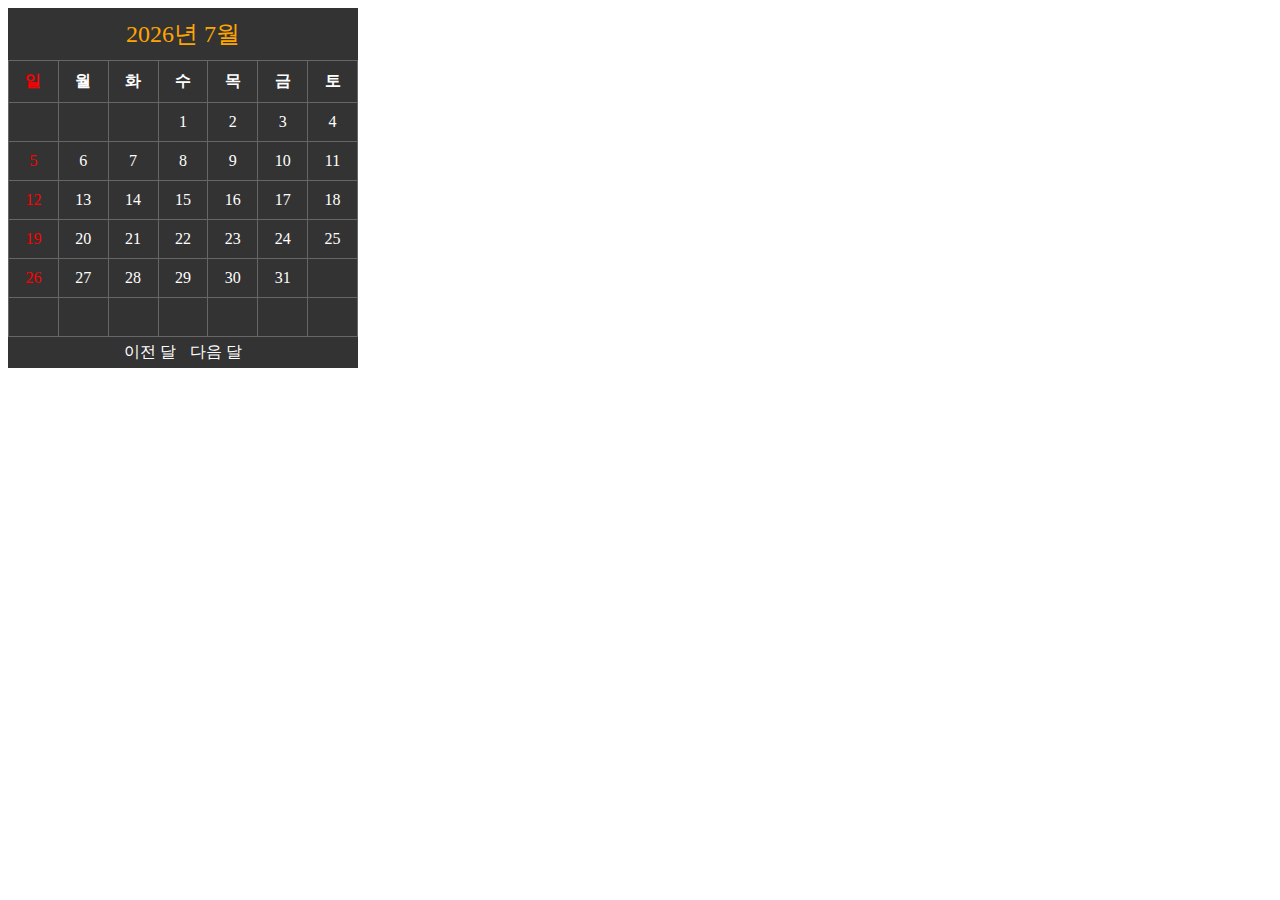
<file: ch8/index.html>
<!DOCTYPE html>
<html lang="en">
<head>
	<meta charset="UTF-8">
	<meta name="author" content="tailofmoon">
	<title>Calendar | 자바스크립트 프로젝트북</title>
	<link rel="stylesheet" href="style.css">
</head>
<body>

<div id="calendar_wrap">
	<table id="calendar">
	  <caption>
	    <span class="year"></span>년 
	    <span class="month"></span>월 
	  </caption>
	  <tr>
	    <th>일</th><th>월</th><th>화</th><th>수</th>
	    <th>목</th><th>금</th><th>토</th>
	  </tr>
	  <tr>
	    <td>&nbsp;</td><td>&nbsp;</td>
	    <td>&nbsp;</td><td>&nbsp;</td>
	    <td>&nbsp;</td><td>&nbsp;</td>
	    <td>&nbsp;</td>
	  </tr>
	  <tr>
	    <td>&nbsp;</td>
	    <td>&nbsp;</td>
	    <td>&nbsp;</td>
	    <td>&nbsp;</td>
	    <td>&nbsp;</td>
	    <td>&nbsp;</td>
	    <td>&nbsp;</td>
	  </tr>
	  <tr>
	    <td>&nbsp;</td>
	    <td>&nbsp;</td>
	    <td>&nbsp;</td>
	    <td>&nbsp;</td>
	    <td>&nbsp;</td>
	    <td>&nbsp;</td>
	    <td>&nbsp;</td>
	  </tr>
	  <tr>
	    <td>&nbsp;</td>
	    <td>&nbsp;</td>
	    <td>&nbsp;</td>
	    <td>&nbsp;</td>
	    <td>&nbsp;</td>
	    <td>&nbsp;</td>
	    <td>&nbsp;</td>
	  </tr>
	  <tr>
	    <td>&nbsp;</td>
	    <td>&nbsp;</td>
	    <td>&nbsp;</td>
	    <td>&nbsp;</td>
	    <td>&nbsp;</td>
	    <td>&nbsp;</td>
	    <td>&nbsp;</td>
	  </tr>
	  <tr>
	    <td>&nbsp;</td>
	    <td>&nbsp;</td>
	    <td>&nbsp;</td>
	    <td>&nbsp;</td>
	    <td>&nbsp;</td>
	    <td>&nbsp;</td>
	    <td>&nbsp;</td>
	  </tr>
	</table>

	<a href="#" id="prev">이전 달</a>
	<a href="#" id="next">다음 달</a>
</div> 

<script src="app.js"></script>

</body>
</html>
</file>
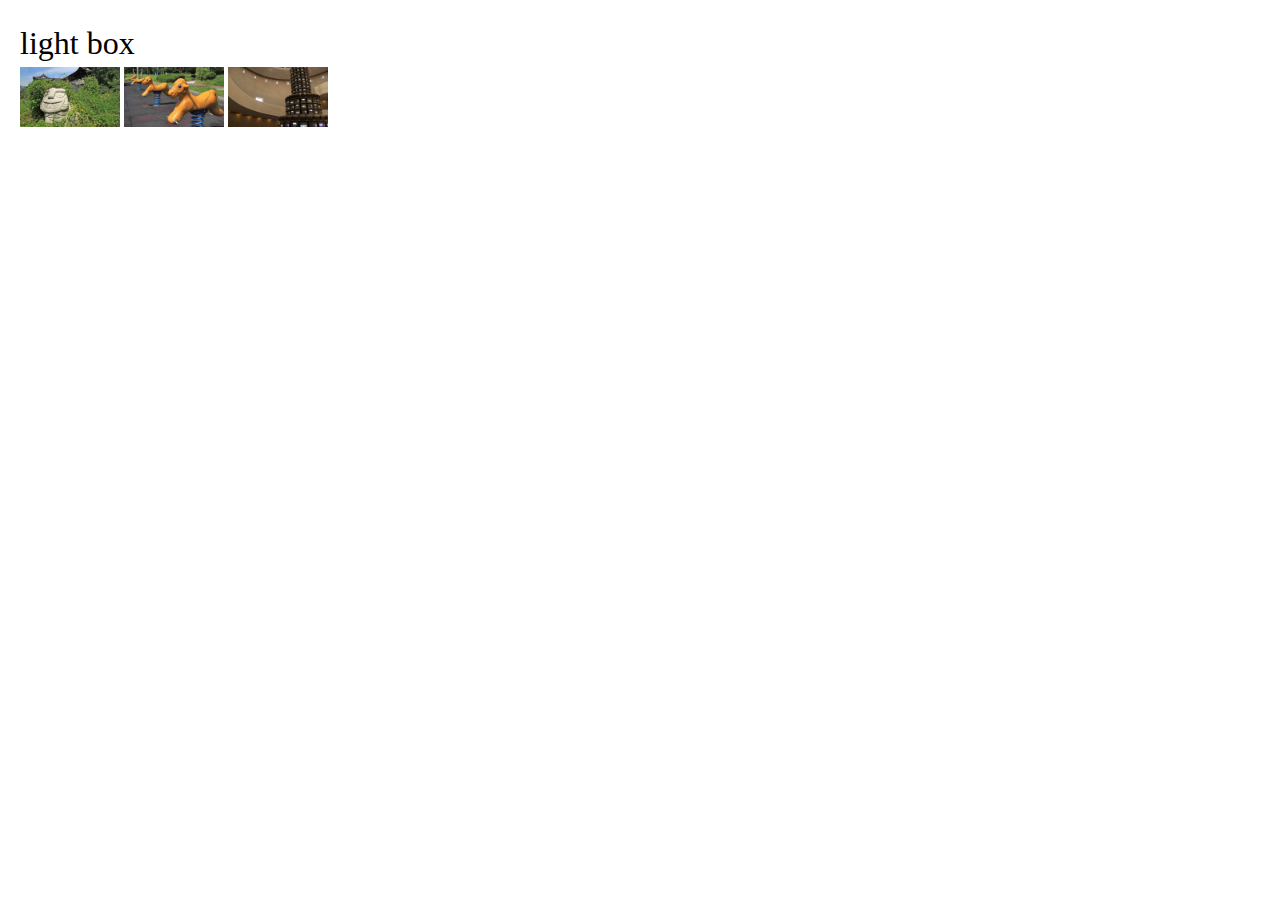
<file: project/jquery/index.html>
<!DOCTYPE html>
<html lang="en">
<head>
	<meta charset="UTF-8">
	<title>5장 라이트박스</title>
	<meta name="author" content="by tailofmoon" />
	<link rel="stylesheet" href="style.css" />
	<script src="https://ajax.googleapis.com/ajax/libs/jquery/1.12.4/jquery.min.js"></script>
	<script src="main.js"></script>
</head>
<body>

<header>
	<h1>light box</h1>
	<img class="thumb" src="images/img01.jpg" width="100" />
	<img class="thumb" src="images/img02.jpg" width="100" />
	<img class="thumb" src="images/img03.jpg" width="100" />	
</header>

<!-- 라이트 박스 배경 -->
<div id="block"></div>

<div id="lightbox">
	<h1>백설공주:사라진 아빠를 찾아서</h1>
	<p>아빠와 단 둘이 행복하게 살던 한나는 어느 날 갑자기 아빠가 말도 없이 사라지자 강아지 로바와 함께 아빠를 찾아 먼 길을 떠나는데... <br><br></p>
	<figure>
	  <img src="images/img01.jpg" class="active" alt="" />
	  <img src="images/img02.jpg" alt="" />
	  <img src="images/img03.jpg" alt="" />
	</figure>

	<div class="indicator">
	  <button>1</button>
	  <button>2</button>
	  <button>3</button>
	</div>	
	<div class="btn-close">X</div>
</div><!-- end lightbox -->

</body>
</html>
</file>
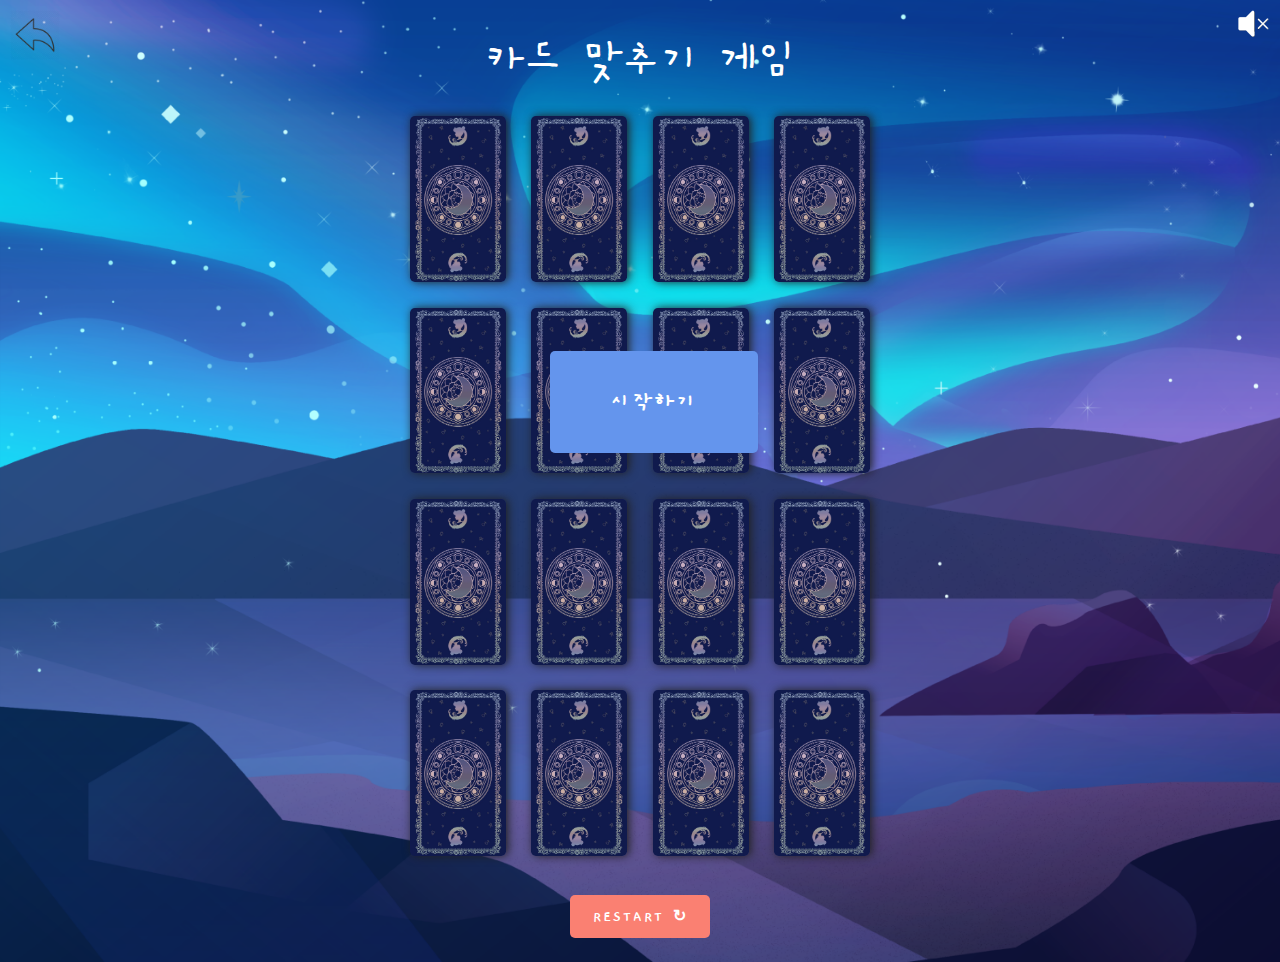
<file: tarot_world/cardGame.html>
<!DOCTYPE html>
<html lang="en">
<head>
    <meta charset="UTF-8">
    <title>Card Matching Game</title>
    <link rel="stylesheet" href="style_g.css">
</head>
<body>
    <header>
        <link href="https://fonts.googleapis.com/css2?family=Gaegu&display=swap" rel="stylesheet">
        <h1>카드 맞추기 게임<span></h1>
        <input id = 'sound_btn' type="image" src="images/sound_off.png" alt = 'sound' >
        <a href="https://jisu-choe.github.io/tarot_world/frontpage.html" alt = 'go_back'><img id = 'goback' src="images/go_back.png"></a>
    </header>
    <main>
        <section>
            <button class="start-btn" onclick="begingame()">시작하기</button>
            <div class="game-status-details">
                <span class="move-counter" id="moveCounter"></span>
            </div>
            <table class="game-board">
                <tbody class="game-grid">
                    <tr class="game-grid-row">
                        <td class="game-card">
                            <img class="game-card-img" src="img/1.jpg" alt="card1">
                        </td>
                        <td class="game-card">
                            <img class="game-card-img" src="img/2.jpg" alt="card2">
                        </td>
                        <td class="game-card">
                            <img class="game-card-img" src="img/3.jpg" alt="card3">
                        </td>
                        <td class="game-card">
                            <img class="game-card-img" src="img/4.jpg" alt="card4">
                        </td>
                    </tr>
                    <tr class="game-grid-row">
                        <td class="game-card">
                            <img class="game-card-img" src="img/5.jpg" alt="card5">
                        </td>
                        <td class="game-card">
                            <img class="game-card-img" src="img/6.jpg" alt="card6">
                        </td>
                        <td class="game-card">
                            <img class="game-card-img" src="img/7.jpg" alt="card7">
                        </td>
                        <td class="game-card">
                            <img class="game-card-img" src="img/8.jpg" alt="card8">
                        </td>
                    </tr>
                    <tr class="game-grid-row">
                        <td class="game-card">
                            <img class="game-card-img" src="img/1.jpg" alt="card1">
                        </td>
                        <td class="game-card">
                            <img class="game-card-img" src="img/2.jpg" alt="card2">
                        </td>
                        <td class="game-card">
                            <img class="game-card-img" src="img/3.jpg" alt="card3">
                        </td>
                        <td class="game-card">
                            <img class="game-card-img" src="img/4.jpg" alt="card4">
                        </td>
                    </tr>
                    <tr class="game-grid-row">
                        <td class="game-card">
                            <img class="game-card-img" src="img/5.jpg" alt="card5">
                        </td>
                        <td class="game-card">
                            <img class="game-card-img" src="img/6.jpg" alt="card6">
                        </td>
                        <td class="game-card">
                            <img class="game-card-img" src="img/7.jpg" alt="card7">
                        </td>
                        <td class="game-card">
                            <img class="game-card-img" src="img/8.jpg" alt="card8">
                        </td>
                    </tr>
                </tbody>               
            </table>
            <div class="restart-button-div">
                <button class="restart-button" id="restartButton" onclick="startGame()">Restart ↻</button>
            </div>
        </section>
        
        <!--Modal on game clear -->
        <div class="modal" id="gameOverModal">
            <div class="modal-content-sucess">
                <span aria-label="close" role="button" class="close" id="closesucessModal">&times;</span>
                <div class="modal-header">
                    <h2>Game Clear</h2>
                </div>
                <div class="modal-body">
                    <div class="message">
                        <p>축하합니다<span class="game-over-icons">🎊 🎊 🎊</span> 게임을 클리어하셨습니다!!! <span class="game-over-icons" style="animation-delay: 0.2s">🎉 🎉 🎉</span></p>
                        </p>
                    </div>
                </div>
                <div class="modal-footer">
                    <button class="restart-button" onclick="playAgains()">다시하기 &nbsp;😀</button>
                </div>
            </div>
        </div>
        <!--Modal on game over -->
        <div class="modal" id="gameFailModal">
            <div class="modal-content-fail">
                <span aria-label="close" role="button" class="close" id="closefailModal">&times;</span>
                <div class="modal-header">
                    <h3>Game Over</h3>
                </div>
                <div class="modal-body">
                    <div class="message">
                        <p>실패하셨습니다<span class="game-over-icons">😢 😢 </span> 버튼을 눌러 다시 시도해보세요!<span class="game-over-icons" style="animation-delay: 0.2s">🔥 🔥 🔥</span></p>
                        </p>
                    </div>
                </div>
                <div class="modal-footer">
                    <button class="restart-button" onclick="playAgainf()">다시하기 &nbsp;😀</button>
                </div>
            </div>
        </div>
    </main>
    
    <script src="js_g.js"></script>
</body>
</html>
</file>
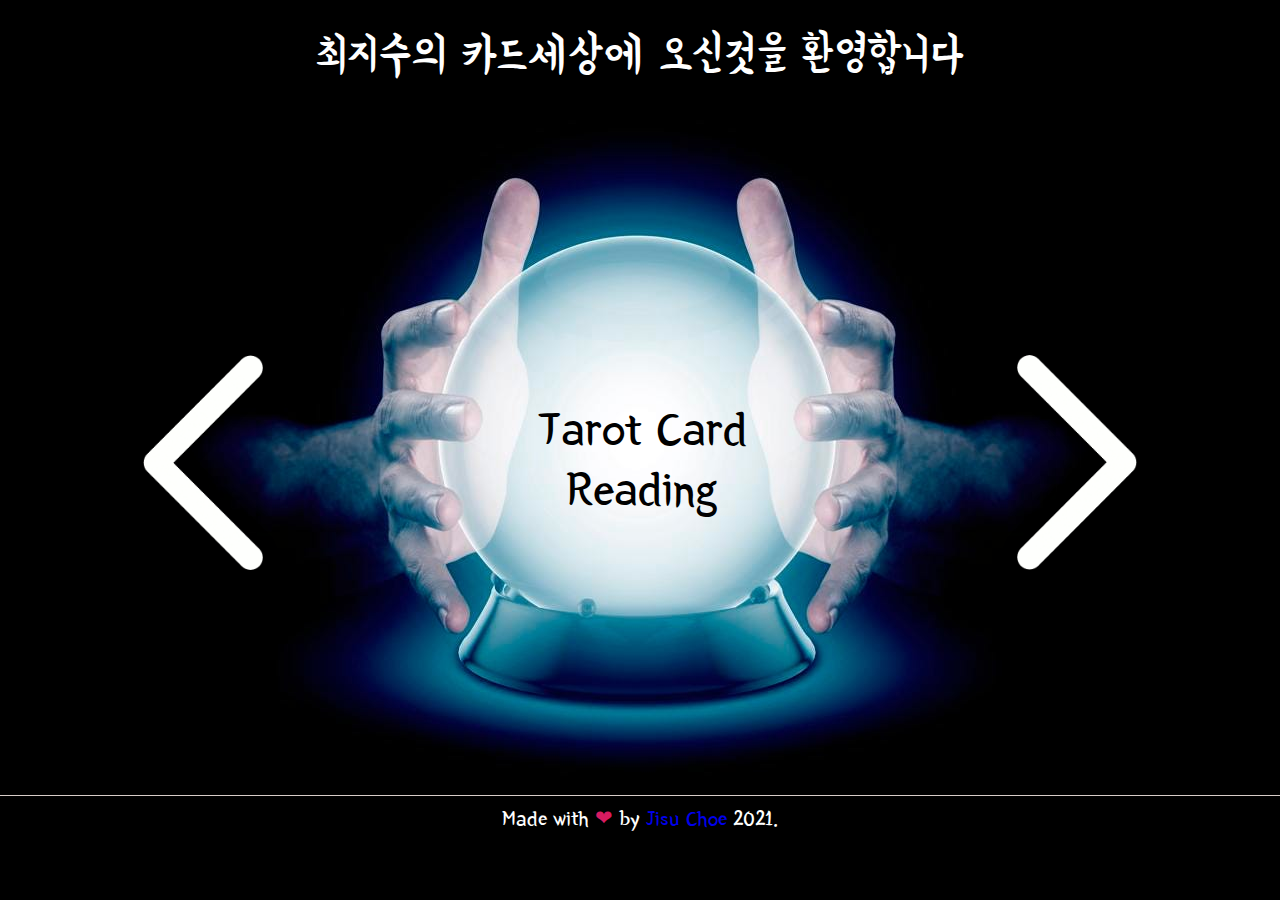
<file: tarot_world/frontpage.html>
<!DOCTYPE html>
<html lang="en">
<head>
    <meta charset="UTF-8">
    <title>Front Page</title>
    <meta name="author" content="by JisuChoe" />
	<link rel="stylesheet" href="frontp.css" />
</head>
<body>
    <link href="https://fonts.googleapis.com/css2?family=Yeon+Sung&display=swap" rel="stylesheet">
    <h1 style="color: white;">최지수의 카드세상에 오신것을 환영합니다</h1>
    <figure>
        <center>
            <img class="arrow-left" src = "images/to_left.png" onclick = "leftText()"></img> 
            <img class = "crystal" src="images/crystal.jpg">
            <div class="text">
              <a id="tarot" style="color: black;" href="tarot.html" onclick="harpSound()">Tarot Card<br/>Reading</a>
              <a id="horoscope" style="color: black;" href="horoscope.html" onclick="harpSound()">Horoscope</a>
              <a id="game" style="color: black;" href="cardGame.html" onclick="harpSound()">Card Game</a>
            </div>
            <img class="arrow-right" src = "images/to_right.png" onclick="rightText()"></img>
        </center>
    </figure>
    <div class="page-footer">
    <p>Made with
        <span aria-label="love" style="color:#D81B60;">❤</span> by
        <a href="https://github.com/Jisu-Choe/Jisu-Choe_dynamicWeb.github.io" >Jisu Choe</a>
        2021.
    </p>
    </div>

    <script src="frontp.js"></script>
</body>
</html>
</file>
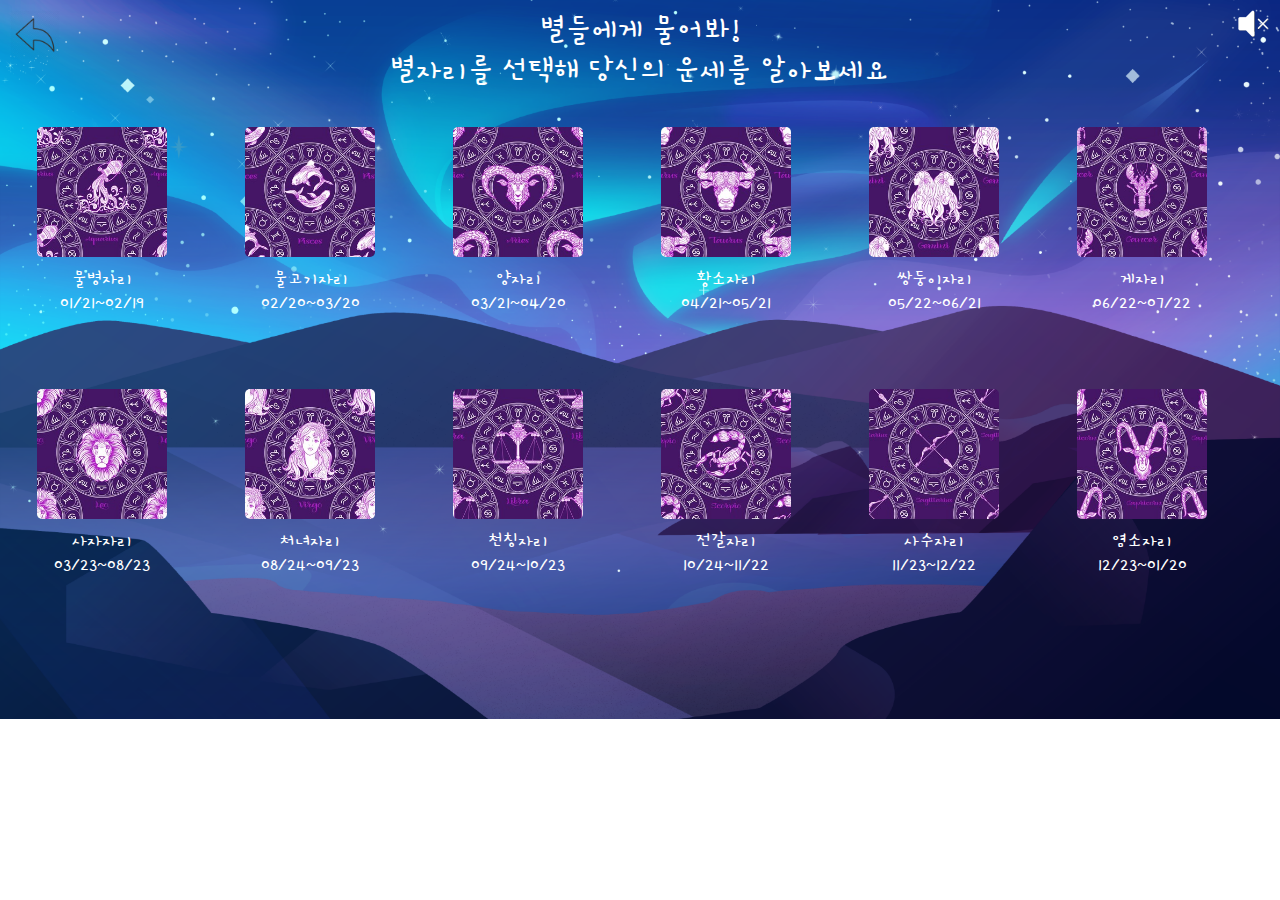
<file: tarot_world/horoscope.html>
<!DOCTYPE html>
<html lang="en">
<head>
	<meta charset="UTF-8">
	<title>HOROSCOPE</title>
	<meta name="author" content="by JisuChoe" />
	<link rel="stylesheet" href="style_h.css" />

</head>
<body>
	<script>
        var text = [];
		text[0] = "약속이 많은 주간입니다. 친구도 많이 만나고 새롭게 알게 된 사람들과 보내는 시간도 많이 생깁니다. 바쁜 주간이네요. 이로 인해 연인들은 오히려 약간 소원한 시간을 보내게 됩니다. 솔로인 청춘은 이성을 만나기 위한 기회를 만들어 보세요. 특히 수요일이나 주말 직전인 금요일 정도에 소개를 받으면 아주 좋습니다. 장점이 잘 부각되는 날이니 활동이 많고 사람이 모이는 곳으로 가면 좋습니다. 동호회가 딱 입니다. 그러나 이번 주는 지출이 좀 많이 발생하게 됩니다. 약속이 많기도 하지만 관리가 좀 어려운 면도 있네요. 불필요한 지출이 되지 않도록 사용 하기 전 실익을 따지는 것도 필요합니다. 업무는 아주 좋습니다. 직장에 계신 분들은 일 적인 추진이 잘 되는 주간입니다. 칭찬을 받거나 의외의 능력을 발휘하게 됩니다. 게임이나 가벼운 내기 등은 지는 경우가 많습니다. 내기가 없거나 작으면 이기는데 커지면 지게 됩니다. 명심하세요.";
		text[1] = "에너지 소모량은 평소 정도의 수준입니다. 단지 활동지수가 좀 낮은 편이네요. 이런 주간에는 과격한 운동은 삼가는 것이 좋습니다. 운동 수준은 가볍게 유지하며 체중은 감량 보다는 유지에 초점을 맞춰야 합니다. 맨손 운동이나 자신의 몸을 이용해서 유연성을 강화 시키고 체형과 근력을 유지하는데 주력하는 것이 좋습니다. 사람들을 많이 만나는 것 보다는 혼자 만의 운동을 하는 것이 좋습니다. 칼로리 소모량도 적기 때문에 식사량은 약간 줄이는 것이 좋습니다. 이런 주간에 육식을 섭취하는 것은 좋지 못합니다.";
		text[2] = "연인들은 아주 좋은 주간입니다. 특히 토요일을 활용한 계획을 세워보세요. 지금까지와는 다른 새로운 계획을 세우시는 게 좋을 듯싶습니다. 관계도 급진전되고 서로에 대한 사랑도 깊어지는 주간입니다. 그러나 새로운 이성과 화합을 이루는 것은 별로입니다. 연인에게는 최고의 주간이지만 솔로인 청춘이 짝을 찾는 건 별로인 시기네요. 친구와도 약간 다툼이 있습니다. 감추어야 할 일들이 생기거나 본의 아니게 거짓말을 해야 할 일이 생길 수 있습니다. 상대가 약속을 어기거나 본인이 어기게 될 수도 있네요. 금전의 흐름은 좋습니다. 나가야 할 재물이 나가지 않거나 적게 나가는 주간입니다. 새로운 재물이 들어오는 경우도 있지만 기존의 것들이 호의적으로 관리됩니다. 공돈이 들어올 일이 있다면 들어오는 주간입니다. 여행도 좋고 행운도 따르는 주간입니다. 가벼운 내기도 이길 것이며 추첨 같은 건 아주 좋습니다.";
		text[3] = "여러 사람이 함께 하는 게임이라면 가볍게 내기를 해보세요. 대부분 이기는 운세입니다. 사람들과 만나는 시간이 대부분 즐거울 것입니다. 내 모습이 타인에게 예쁘게 보이는 때입니다. 이런 시기에 이성을 소개 받으면 상대들은 대부분 본인을 마음에 들어 합니다. 그런데 특이하게도 기존의 연인들은 그다지 좋은 흐름이 못되네요. 다른 곳에 눈이 가는 주간이니 연인들과의 만남보다 더 즐기고 싶은 일이 생기게 됩니다. 주초 보다는 주 중반을 거쳐 주말까지의 흐름이 좋습니다. 여행이나 나들이도 좋은 추억을 제공할 겁니다. 다만 개인적인 일은 모두 좋지만 단체나 직장 혹은 자신이 속한 곳에서는 일 때문에 곤란을 당할 일이 생깁니다. 맡은 일은 반드시 책임지고 처리하셔야 구설에 쌓이지 않습니다. 쇼핑은 보통 정도의 흐름이네요. 행운지수가 좋은 주간이어서 최상의 주간은 아니지만 전체적으로 활기가 있습니다.";
		text[4] = "새로운 이성을 소개 받기로 했다면 설렘을 잘 유지 하세요. 결과가 나쁘지 않습니다. 다만 기존의 연인들은 평소보다 만나는 시간이 줄어들거나 둘 만의 시간을 갖는 것이 어려울 것입니다. 전체적으로는 활기가 다소 떨어지는 주간입니다. 그래도 행운지수가 나쁘지 않으니 다행이네요. 수요일 목요일 그리고 금요일 정도가 활용할 만한 날입니다. 일의 흐름은 나쁘지 않습니다. 능력이 잘 발휘되므로 소속한 곳에서는 뒤 말이 없습니다. 깔끔하네요. 쇼핑도 괜찮은 주간이니 쇼핑으로 시간을 보내는 것도 나쁘지 않습니다. 그러나 금전의 흐름은 좋지 못합니다. 지출 관리를 잘 해야 하며 투자 같은 것은 하면 안됩니다. 누군가 돈 부탁을 하면 무조건 거절해야 합니다. 내기는 아무리 가벼운 내기라 해도 대부분 지는 주간입니다. 약속이 자주 틀어질 것이니 짜증이 나네요. 사소한 일이라도 친구들과 언쟁할 만한 일은 만들지 마세요. 미루어왔던 일들을 조용히 처리하며 보내는 것이 가장 현명할 듯싶네요.";
		text[5] = "연인들끼리 두 사람만의 여행이나 이벤트를 계획해 보세요. 서로만 의지 해야 합니다. 괜한 시비에 말리면 피곤한 주가 될 것이니 친구가 되었건 새로운 만남이 되었건 절대 나서지 말아야 합니다. 친구들과 함께 보내는 시간을 줄여야 합니다. 이번 주는 그다지 유쾌한 만남이 되지 않습니다. 만남이 있으면 꼭 뒤 말이 남는 주간이니 특히 말과 행동을 조심해야 하는 때입니다. 금전의 흐름도 좋지 않습니다. 평소보다 많은 돈을 쓰게 될 것이니 실익은 없고 지출만 생깁니다. 쓰고도 후회가 남을 것이니 이번 주는 자신과 가족을 위한 일이 아니라면 절대 돈을 쓰지 마세요. 쇼핑도 그다지 좋지 않습니다. 일로 인해서 곤란을 당할 것이니 실수가 없도록 각별히 유의 하시고 반드시 마무리까지 책임지셔야 합니다. 동성이건 이성이건 새로운 인연은 좋지 못합니다. 화요일과 일요일이 그나마 활기가 있을 것이니 두 날을 활용하시고 나머지 날은 자중이 필요하네요.";
		text[6] = "이번 주는 반드시 나들이를 계획해요. 긴 여행은 아니라도 가까운 교외 정도는 나가는 것이 좋습니다. 특히 일요일을 활용하세요. 토요일을 시작으로 하는 1박2일은 처음이 좀 곤란할 수 있습니다. 취미활동을 하면 아주 좋습니다. 동호회에서 주말 모임이 있다면 꼭 참석하세요. 이성에 마음을 두거나 새로운 만남을 추진하지는 마세요. 이번 주는 활동력이 크고 전체적으로 즐겁고 유쾌한 주간이지만 마음에 드는 상대를 만나기는 어렵습니다. 만난다 해도 서로 다른 곳을 바라보게 됩니다. 그러나 가벼운 만남이나 우정 등은 아주 좋습니다. 업무적인 능력도 좋은 편이니 속한 곳에서는 인정을 받는 주간이네요. 아이디어나 기획이 잘 되는 시기입니다. 일과 관계되어 사람을 만나면 역시 좋습니다. 솔로가 사랑을 찾는 것은 별로지만 연인들은 좋은 만남이 이어집니다. 사랑을 각별히 확인할 만한 계기가 생기겠네요. 좋은 주간입니다.";
		text[7] = "친구와 다툴 일이 생기거나 오해가 생깁니다. 특히 친구와 연인과의 사이에서 문제가 생길 수 있으니 기존의 연인들은 절대 논란의 여지를 두지 마세요. 특히 연인과 이성친구 사이의 문제라면 더욱 그렇습니다. 연인들은 제3자와 함께 보내는 시간을 가급적 줄이시고 둘만의 시간을 갖는 것이 좋습니다. 새로운 이성을 소개 받더라도 단체미팅이나 여러 사람이 함께 모이면 본인에게 좋은 결과가 나오지 않습니다. 사심을 버리고 취미활동이나 동호회활동을 하세요. 여행도 나쁘지 않습니다. 다만 주말의 흐름이 좋지 않으니 계획 하기는 쉽지 않네요. 일과 금전의 흐름은 비교적 좋은 흐름입니다. 처리가 깔끔하게 될 것이며 소모적인 지출도 발생하지 않을 것입니다. 다만 행운지수가 낮은 편이어서 안 좋은 일이 생기면 해결하기가 어렵습니다. 항상 주의를 하시기 바랍니다. 주변 사람들과의 관계 보다는 혼자 있는 시간을 많이 갖는 것이 좋습니다. 중요한 일은 수요일과 금요일을 활용해서 처리하세요. 좋은 날입니다.";
		text[8] = "취미활동이나 여가생활을 하기에는 좀 부족해 보이는 주간입니다. 금전흐름도 약간 막히는 경향이 있네요. 약속이 잡히면 주로 지출을 하게 되는 약속이며 금전을 걸고 내기하면 지는 경우가 많습니다. 그 외에는 대부분 나쁘지 않네요. 좋지 않은 부분은 대게 수요일이나 금요일에 집중됩니다. 참고하시기 바랍니다. 이성간의 새로운 만남이나 연인들의 데이트지수 모두 좋습니다. 주말의 기운도 비교적 좋은 시기이니 가까운 곳이라도 나들이를 계획하는 것이 좋습니다. 친구들과 함께 시간을 계획해도 좋습니다. 우정과 사랑 모두 아름다운 주간이니 함께 하는 시가만 마련되면 마냥 즐거운 주간입니다. 쇼핑을 많이 하게 됩니다. 무언가 변화의 조짐이 보이네요. 분위기를 바꾸거나 심경에 변화가 옵니다. 사람이나 일 모두 적용되네요. 다행히 좋은 변화입니다. 지금도 좋지만 변화를 주면 앞으로가 더 좋게 됩니다.";
		text[9] = "활동지수가 높고 에너지 소모가 많은 주간이네요. 체중감량이 목표라면 이번 주를 잘 활용하셔야 합니다. 유산소 운동을 반드시 병행 하시기 바라며 땀을 최대한 많이 흘리세요. 평소 보다 운동량을 늘리시면 효과를 체험하실 수 있을 겁니다. 식단까지 조정하면 아주 좋지만 식사량을 줄이실 필요 까지는 없습니다. 달리기나 자전거 모두 좋은 운동인데 단기간에 땀을 뺄 수 있는 운동이 좋습니다. 스쿼시나 구기종목 등 움직임이 많은 종목도 좋은 운동이 될 수 있습니다.";
		text[10] = "제3자만 개입되지 않으면 연인들에게는 아름다운 주간입니다. 나들이도 좋고 쇼핑도 좋은 주간이네요. 두 사람이 함께 한다면 무엇을 해도 좋은 시간이니 이번 주를 활용해서 관계를 더욱 발전 시키기 바랍니다. 그러나 만남에 다른 이성이 개입되거나 친구들이 함께 하면 좋지 못합니다. 이번 주는 둘만의 시간을 많이 가지시기 바랍니다. 행운지수도 비교적 낮고 취미활동이나 동호회 모임도 그다지 좋지 못합니다. 금전의 흐름은 비교적 좋습니다. 수익이 생기는 시기이며 또한 지출이 줄어드는 때입니다. 이벤트를 기획해 보세요. 좋은 추억을 만들 수 있습니다. 그러나 일적인 흐름은 그다지 좋지 못하네요. 자신의 실수가 아님에도 불구하고 잔여업무가 쌓이게 되고 책임지지 않아도 될 일까지 책임지게 됩니다. 스트레스가 있군요. 게임지수와 행운지수도 낮은 편이니 의외의 결과를 기대하기도 어렵습니다. 솔로는 차분하게 연인들은 두 사람만의 시간으로 한 주를 보내는 것이 가장 효과적인 활용입니다.";
		text[11] = "주 중의 흐름이 대부분 좋지 못합니다. 그러나 다행스럽게 주 말의 흐름은 아주 좋군요. 주 중에 쌓인 스트레스를 주말을 이용해 맘껏 풀기 바랍니다. 특히 연인들의 데이트 친구들과의 만남 그리고 새로운 이성에 대한 만남 등 사람들과 부딪히는 부분은 모두 좋습니다. 직장이나 단체에서의 흐름은 보통에 조금 미치지 못하네요. 하지만 개인적인 부분의 만남은 모두 좋습니다. 금전운도 비교적 좋은 편에 속합니다. 불필요한 지출이 생기지는 않을 것입니다. 그러나 행운지수와 전체적인 기운이 다소 부족하기 때문에 여행을 계획한다거나 거창한 계획을 세우는 것은 바람직하지 않습니다. 기존의 사람들과 어울리며 가볍게 보내는 것이 좋겠네요. 꼭 필요한 생필품이 아니라면 쇼핑은 시일을 미루세요. 이번 주는 같은 값을 주고도 실익이 나지 않는 주간입니다. 후회할 일이 생길 것입니다. 몸을 많이 사용하는 취미 생활도 가급적 자중하는 것이 좋습니다.";
		
    </script>
	<link href="https://fonts.googleapis.com/css2?family=Gamja+Flower&display=swap" rel="stylesheet">
	<center>
	<h1 style="color:white;">별들에게 물어봐!<br/>별자리를 선택해 당신의 운세를 알아보세요</h1>
	</center>
	<input id = 'sound_btn' type="image" src="images/sound_off.png" alt = 'sound' >
    <a href="https://jisu-choe.github.io/dynamicWeb/tarot_world/frontpage.html" alt = 'go_back'><img id = 'goback' src="images/go_back.png"></a>
	<figure id="kiss">
	    <img class="thumb" title="fadeIn" id="0" src="images/horoscope/aquarius.jpg" width="130" onclick="rand_card(this)" />
        <figcaption>물병자리<br/>01/21~02/19</figcaption>
    </figure>
    <figure>
	    <img class="thumb" title="fadeIn" id="1" src="images/horoscope/pisces.jpg" width="130" onclick="rand_card(this)" />
        <figcaption>물고기자리 <br/>02/20~03/20</figcaption>
    </figure>
    <figure>
	    <img class="thumb" title="fadeIn" id="2" src="images/horoscope/aries.jpg" width="130" onclick="rand_card(this)" />
        <figcaption>양자리 <br/>03/21~04/20</figcaption>
    </figure>
    <figure>
	    <img class="thumb" title="fadeIn" id="3" src="images/horoscope/taurus.jpg" width="130" onclick="rand_card(this)" />
        <figcaption>황소자리<br/>04/21~05/21</figcaption>
    </figure>
    <figure>
	    <img class="thumb" title="fadeIn" id="4" src="images/horoscope/gemini.jpg" width="130" onclick="rand_card(this)" />
        <figcaption>쌍둥이자리<br/>05/22~06/21</figcaption>
    </figure>
    <figure>
	    <img class="thumb" title="fadeIn" id="5" src="images/horoscope/cancer.jpg" width="130" onclick="rand_card(this)" /><br/>
        <figcaption>게자리<br/>06/22~07/22</figcaption>
    </figure>
    <figure>
	    <img class="thumb" title="fadeIn" id="6" src="images/horoscope/leo.jpg" width="130" onclick="rand_card(this)" />
        <figcaption>사자자리<br/>03/23~08/23</figcaption>	
    </figure>
    <figure>
	    <img class="thumb" title="fadeIn" id="7" src="images/horoscope/virgo.jpg" width="130" onclick="rand_card(this)" />	
        <figcaption>처녀자리<br/>08/24~09/23</figcaption>
    </figure>
    <figure>
	    <img class="thumb" title="fadeIn" id="8" src="images/horoscope/libra.jpg" width="130" onclick="rand_card(this)" />
        <figcaption>천칭자리<br/>09/24~10/23</figcaption>	
    </figure>
    <figure>
	    <img class="thumb" title="fadeIn" id="9" src="images/horoscope/scorpio.jpg" width="130" onclick="rand_card(this)" />	
        <figcaption>전갈자리<br/>10/24~11/22</figcaption>
    </figure>
    <figure>
	    <img class="thumb" title="fadeIn" id="10" src="images/horoscope/sagittarius.jpg" width="130" onclick="rand_card(this)" />
        <figcaption>사수자리<br/>11/23~12/22</figcaption>	
    </figure>
    <figure>
	    <img class="thumb" title="fadeIn" id="11" src="images/horoscope/capricorn.jpg" width="130" onclick="rand_card(this)" />
        <figcaption>염소자리<br/>12/23~01/20</figcaption>
    </figure>
</body>

<div id="container" >
	<img class="box" src="images/textbox.png" style="width:65%;">
	<div class="textbox">
		<p></p>
	</div>
    <button id="again" onclick="choose_again()">다시선택</button>
</div>

<script src="js_h.js"></script>
</body>
</html>
</file>
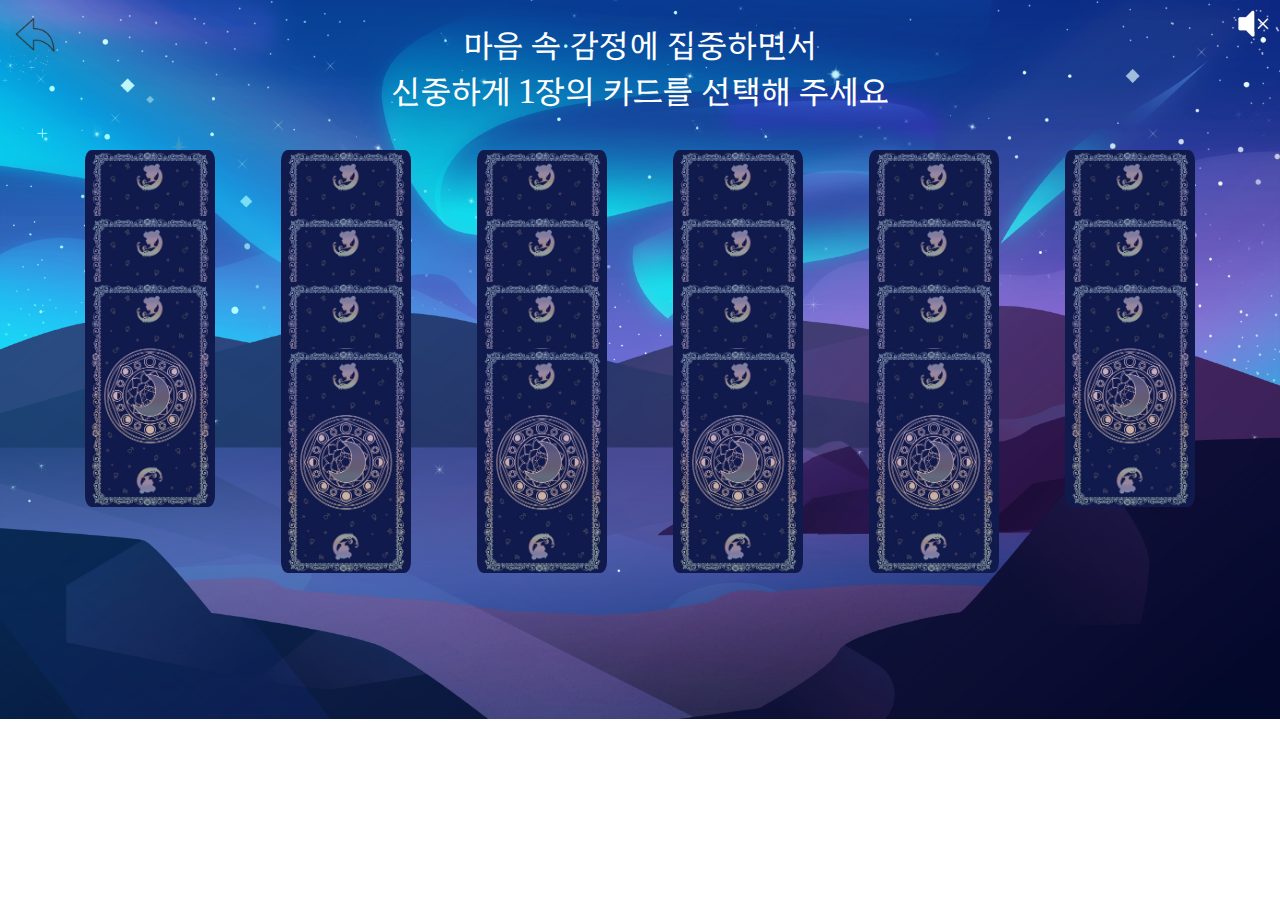
<file: tarot_world/tarot.html>
<!DOCTYPE html>
<html lang="en">
<head>
	<meta charset="UTF-8">
	<title>TAROT CARD</title>
	<meta name="author" content="by JisuChoe" />
	<link rel="stylesheet" href="style.css" />

</head>
<body>
	<script>
		let n = Math.floor(Math.random()* 22);
	
		var cardTitle = [];
		cardTitle[0] = "The Fool(광대)";
		cardTitle[1] = "The Magician(마술사)";
		cardTitle[2] = "The High Priestess(여교황)";
		cardTitle[3] = "The Empress(여황제)";
		cardTitle[4] = "The Emperor(황제)";
		cardTitle[5] = "The Hierophant(교황)";
		cardTitle[6] = "The Lovers(연인)";
		cardTitle[7] = "The Chariot(전차)";
		cardTitle[8] = "Strenght(힘)";
		cardTitle[9] = "The Hermit(은둔자)";
		cardTitle[10] = "Wheel of Fortune(운명의 수레바퀴)";
		cardTitle[11] = "Justice(정의)";
		cardTitle[12] = "The Hanged Man(매달린 사람)";
		cardTitle[13] = "Death(죽음)";
		cardTitle[14] = "Temperance(절제)";
		cardTitle[15] = "The Devil(악마)";
		cardTitle[16] = "The Tower(탑)";
		cardTitle[17] = "The Star(별)";
		cardTitle[18] = "The Moon(달)";
		cardTitle[19] = "The Sun(태양)";
		cardTitle[20] = "Judgement(심판)";
		cardTitle[21] = "The World(세계)";

		var text = [];
		text[0] = "시작과 자유 그리고 홀가분한 마음을 상징하는 0번 카드를 뽑으셨습니다. 갇혀 있던 마음이 열리는 카드입니다. 마음을 비우는 경우도 있으며 새로운 감정이 싹트는 시기지요. 시작을 상징하는 카드인데 실체가 있는 시작이 아니라 마음이 먼저 움직이는 시작을 의미합니다. 새로운 일이 생기거나 새롭게 마음을 다지는 일이 있을 것입니다. 부정의 의미로는 얽매여있던 일들을 일종의 포기처럼 다 놓아 버리는 경우도 있지요. 여행을 상징하는 카드이니 몸이 떠나는 경우도 있으며 계획을 세울 수도 있습니다. 말 그대로 자유를 상징하는 카드입니다. 자유와 여행은 다른 의미로 흥미를 유발하기도 합니다. 재미있고 즐거운 경험을 하게 될 수도 있네요. 계획이 분명한 카드는 아닙니다. 따라서 즉흥적인 일들이 일어날 것이며 뜻하지 않은 일들을 수행하게 되기도 합니다. 속박되는 일에는 답답함을 느끼는 카드이니 새롭고 흥미로운 곳이나 일에서 자유분방한 시도를 하게 될 것입니다.";
		text[1] = "매력과 새로운 창의력을 상징하는 1번카드를 뽑으셨습니다. 계획한 일이 있다면 긍정적으로 진행이 될 겁니다. 준비된 시작을 상징하는 카드이며 에너지가 강합니다. 무한의 힘과 지혜도 있으니 이루지 못할 일이 없지요. 즐거운 일들이 생기게 됩니다. 창조를 위한 도구를 모두 갖춘 카드입니다. 무언가 실행에 옮기기 위한 준비들이 되어 있다는 의미지요. 장미와 백합의 정원에 있으니 아름다운 배경을 상징합니다. 원하는 일들이 일어날 것입니다. 매력이 있는 카드이며 나를 중심으로 사람들이 모이는 카드입니다. 인기가 있는 카드이니 중요한 역할을 하게 되거나 이야기의 중심에 서게 됩니다. 마음에 드는 상대를 만날 수도 있으며 새로운 일을 강하게 추진하게 되는 경우도 있습니다. 즐겁고 강한 에너지가 느껴지는 카드입니다.";
		text[2] = "비밀과 숭고한 감정을 상징하는 2번 여사제 카드를 뽑으셨습니다. 차마 말하지 못하는 일들이 일어납니다. 감정을 다 드러내지 못하거나 억누르고 참아야 하는 일들이 발생할 수 있습니다. 쉽게 움직이지 못하는 카드이니 몸과 마음이 어느 곳에 묶여 있는 그림입니다. 달은 감정을 상징하는데 발 아래 놓여 있으니 억눌려서 그 마음을 다 표현하지 못하는 것입니다. 뜻한 것이 있다면 좀 더 시간이 필요하다는 신호를 주고 있으며 내가 움직여야 하는 약속은 지키기 어려워집니다. 움직임이 부족한 카드이니 여행이나 활발한 환경에서의 모임은 어렵거나 유쾌해지기 힘든 상황이 됩니다. 나 혼자 동떨어진 느낌을 받을 것이며 외로운 상황이 되지요. 한 곳에 머물러야 하는 일들이 생길 수 있습니다. 직장에서는 일을 과하게 부여 받거나 서류와 관계되는 일을 많이 해야 하는 상황이 됩니다. 비밀을 듣게 되거나 비밀이 생길 수 있는 카드입니다. 활동적인 일들은 일어나지 않을 듯싶습니다.";
		text[3] = "풍요를 상징하는 3번 카드를 뽑으셨습니다. 매력과 풍요 그리고 확장을 상징하지요. 마음에 여유가 느껴지는 하루가 될 것입니다. 이 카드의 본연적 의미는 임신을 상징합니다. 고전적 의미는 임신을 통한 생산력의 확대를 상징하게 되는 것입니다. 돈이 들어올 수도 있고 선물을 받을 수도 있으며 마음에 드는 사람에게 실속 있는 선물을 하게 되는 경우도 있습니다. 물질의 의미가 강한 카드여서 물질적으로 좋은 느낌을 갖게 됩니다. 매력이 있는 카드이니 새로운 사람을 만나게 되면 즐거운 자리를 가질 수 있습니다. 내가 있었으면 하는 자리가 생길 겁니다. 즐거운 일들이 생길 것이며 내가 돋보이는 하루가 될 것입니다. 새로운 계획을 세우는 것이 좋으며 지루하게 보내기에는 아까운 하루가 될 것입니다. 어느 자리에 참여해도 충분히 유쾌한 일들이 일어날 것입니다.";
		text[4] = "질서와 권위를 상징하는 4번 황제카드를 뽑으셨습니다. 스스로 중심이 되는 카드이니 직접 나서야 할 일들이 생기겠군요. 이 카드는 감정을 죽이고 자신 보다는 조직이나 다른 사람들을 위해 애쓰게 되는 카드입니다. 그러나 그러한 노력이 결국은 자신에게 돌아오는 카드이니 희생과 봉사를 하더라도 결국은 자신의 공으로 돌아오게 됩니다. 리더의 카드이며 공과 성과가 큰 카드입니다. 오늘은 보상을 받는 날이네요. 황제의 모습은 근엄합니다. 쉽게 행동하고 말할 수 없지요. 결정은 내리지만 당장 어떤 행동으로 이어지지는 않습니다. 하지만 중요한 약속을 하거나 중요한 결정을 해야 할 일들이 생길 수는 있습니다. 이 카드는 자신의 결정이 아주 중요하다는 상징적 의미를 주고 있습니다. 그리고 뜻대로 하게 될 거라는 암시도 함께 주지요. 다만 감정을 자기 방식으로 다 드러내지 못하는 단점이 있기는 하지만 원하고 계획했던 일들은 모두 실행에 옮길 수 있는 하루가 될 것입니다. 에너지는 충분히 강한 하루입니다.";
		text[5] = "결합과 선택을 상징하는 5번 카드를 뽑으셨습니다. 결합의 의미는 단순한 의미에서 고차원적 의미까지 모두를 포함합니다. 따라서 혼자 보내는 경우 보다는 여러 사람 혹은 단 둘이 보내게 되는 경우가 더 타당하지요. 두 개의 열쇠는 선택의 기로에 서게 됨을 상징합니다. 약속이 중복 될 수 있으며 하나를 얻으면 하나를 포기해야 하는 경우를 맞이하게 됩니다. 하나는 즐거운 일이라면 나머지는 해야 할 의무에 가까운 것이지요. 선택은 본인의 몫으로 돌아오게 됩니다. 새로운 사람을 만나게 될 계획이 있다면 한 번 만나고 끝날 만남은 아닐 것입니다. 전체적으로 유쾌하거나 자유분방한 하루는 아닙니다. 고전의 틀을 유지하는 카드여서 행동반경이 크지 않습니다. 새로운 경험을 하거나 일탈이 일어나지는 않습니다. 그러나 유혹은 있게 되지요. 중요한 관계를 형성하게 되는 하루가 될 수 있습니다.";
		text[6] = "사랑을 상징하는 6번 연인카드를 뽑으셨습니다. 열정과 결합을 상징하는 카드이며 순수하고 즐거운 카드입니다. 사람들과 관계를 맺는 카드이며 이성은 결합을 하게 된다는 의미를 지니고 있습니다. 연인들은 사랑하기에 아주 좋은 카드지요. 이 카드의 또 다른 의미는 유혹입니다. 마음을 주거나 뺏기는 카드지요. 누군가의 마음을 얻기 위해 노력하거나 그만한 대가를 치르게 되기도 합니다. 중재자가 있는 모습이니 협상을 하는 경우도 있으며 타인을 소개 받기도 하지요. 처음의 순수한 의미도 있지만 또 다른 달콤한 제안을 받기도 합니다. 마음이 안정 된 카드는 아니기 때문에 설레고 흥분되는 일들이 발생하게 될 겁니다. 혼자 보다는 다른 사람과 함께 시간을 보내게 될 것이며 함께 하는 시간은 즐기기에 충분히 좋은 시간입니다. 열정이 생기는 카드여서 새롭게 만나는 사람에게는 호감을 느끼게 될 것입니다. 일이든 사랑이든 마음을 주고 받는 좋은 관계를 형성하게 되는 카드입니다.";
		text[7] = "승리와 추진력을 상징하는 7번 전차카드를 뽑으셨습니다. 성과를 올리는 카드이며 젊고 강인하고 패기가 넘치는 카드지요. 추진력이 강한 카드이니 마음먹은 일이 있다면 그대로 밀고 나가도 무방합니다. 흑백의 스핑크스가 전차를 몰고 있습니다. 마음만 먹으면 어디로든 움직일 수 있지요. 이 카드는 행동하는 카드입니다. 뒤로 물러서는 법이 없지요. 무언가를 얻기 위해 노력해야 하는 일이 생길 것입니다. 그리고 노력한 대가는 얻을 수 있습니다. 승리를 위해서는 수단과 방법을 가리지 않는 카드여서 도덕적 의무 따위는 생각하지 않습니다. 오직 승리를 위해서만 집중하게 되지요. 자신이 얻은 것을 뒤로 하고 또 앞을 바라보고 있습니다. 몸도 마음도 분주한 하루가 되겠군요. 결국에는 자신이 얻은 것으로 인해 만족하는 하루가 될 것입니다. 하지만 이 카드는 2인자 카드입니다. 자신보다 더 득을 보는 사람이 있음을 잊어서는 안됩니다.";
		text[8] = "힘과 용기 그리고 인내를 상징하는 8번 카드를 뽑으셨습니다. 여인이 사자를 다루는 모습입니다. 이는 자신보다 힘이 강하거나 상급자를 상대하게 된다는 뜻입니다. 혹은 자신이 감당하기 어려운 일에 봉착하게 된다는 의미를 지니기도 하지요. 하지만 인내를 통해 극복할 가능성이 있음을 이야기 하고 있습니다. 타인의 감성적인 부분을 잘 이해하게 되는 하루입니다. 교감이 잘 되는 하루여서 관계가 좋아지며 사람을 잘 다루게 됩니다. 이성간에는 육체적인 만남이 가능한 하루가 될 것이며 새로운 사람을 만나도 교감이 잘 되는 날입니다. 초월적인 무한의 힘을 상징하는 카드여서 차분하게 인내하는 듯 보이지만 결국은 자신이 원하는 것을 취하게 되는 카드입니다. 하지만 처음부터 속내를 다 드러낼 수 없네요. 욕망과 욕구를 조금만 인내하고 자제하면, 혹은 자신의 감정을 조금만 잘 다스리면 원하는 결과를 얻을 수 있는 하루가 될 것입니다.";
		text[9] = "깊이 있는 지식을 상징하는 9번 은둔자 카드를 뽑으셨습니다. 이 카드는 끝없이 탐구하는 카드입니다. 자신의 갈 길을 생각하고 정하는 카드지요. 고민하는 일들이 생길 것입니다. 그리고 그 고민으로 인해 자신의 생각을 보다 넓히게 되지요. 처음부터 다시 생각하는 고민이 아니라 현재의 상황을 좀 더 완벽하게 다듬기 위한 고민을 하게 됩니다. 무언가 결정을 내려야 할 일이 있는 것일까요? 강한 에너지를 발산하는 카드는 아닙니다. 그래서 활기차거나 즐겁고 재미있는 일들이 발생하는 카드는 압니다. 이 카드의 상징은 은둔입니다. 오늘만큼은 혼자 있는 것을 더 즐기게 됩니다. 나에게 숙제가 던져지는 카드이니 혼자서 결정하고 해결해야 할 일이 있군요. 마음을 많이 쓰게 됩니다. 나의 문제일 수도 있고 나와 가까운 다른 사람의 문제일 수도 있습니다. 분명한 것은 오늘은 스스로 해결해야 할 고민을 안게 되며 이를 풀기 위해 노력하는 하루라는 것입니다.";
		text[10] = "윤회를 상징하는 10번 운명의 수레바퀴카드를 뽑으셨습니다. 자신의 위치를 점검하라는 강력한 메시지를 주는 카드입니다. 수레바퀴는 끊임없이 반복되는 일상을 상징합니다. 좋아졌다가 나빠지고 나빠졌다가 다시 좋아지는 그런 일상들이지요. 하지만 그 일상을 벗어나지는 않습니다. 이 카드는 공부의 카드이기도 합니다. 인생을 공부라는 큰 관점에서 받아 들이는 것이지요. 그래서 또 다른 키워드인 경험을 상징하기도 합니다. 새로운 경험을 하기도 합니다. 이동하게 되는 경우도 있으며 그런 결정을 내리게 되기도 합니다. 새로움에 대한 흥미가 많이 생길 것이며 충동적인 결정을 내리기도 합니다. 알고 싶은 것이 많아지며 노력도 많이 하게 됩니다. 궁금한 것이 생기면 알기 위해 행동하게 될 것이니 지루한 하루가 되지는 않습니다. 큰 의미에서는 일상이지만 소소한 변화가 많이 일어나는 하루가 됩니다. 운명 같은 하루가 펼쳐지게 될 것입니다.";
		text[11] = "냉정한 판단 그리고 집중을 상징하는 11번 정의 카드를 뽑으셨습니다. 법복을 입은 판사의 모습이네요. 냉정하고 합리적인 모습을 하고 있지요. 이 카드의 핵심은 천칭에 있습니다. 어느 쪽에도 치우치지 않으려는 모습이지요. 즉 평정을 유지하려는 노력에서 집중이라는 키워드가 나오는 것입니다. 오늘은 시시비비를 가려야 할 일들이 생길 것입니다. 다툼에 휘말릴 수 있으며 다른 사람의 언쟁에 관여하게 되는 경우도 있습니다. 물론 본인의 문제일 수도 있네요. 하지만 중재의 모습을 보여야 함으로 스스로 상황을 현명하게 바라보려는 노력을 하게 될 것입니다. 그러다 보니 자연스럽게 기운이 빠지네요. 의도한 바는 아니지만 자연스럽게 약자의 편에 서게 될 것입니다. 균형이 틀어지는 것이 싫은 하루니까요. 매사를 편하게 바라보고 싶지만 상황이 그렇게 만들지 않습니다. 정신적으로 피곤한 하루가 되겠네요. 오른손의 검은 상황이 여의치 않을 경우 어느 한쪽의 편을 들 수 밖에 없는 상황을 이야기 하고 있습니다. 분쟁과 구설에 말리지 않도록 노력해야 하는 하루네요.";
		text[12] = "역발상의 상징인 12번 카드를 뽑으셨습니다. 이 카드는 매달린 남자가 아니라 스스로를 매단 남자입니다. 매달린 남자의 얼굴에 광채가 나고 있는 것은 지금의 상황이 고통이라기 보다는 휴식에 가까운 느낌을 주네요. 이 카드의 상징은 정체 입니다. 지속해 오던 일이 있다면 일시적인 정체를 맞이하게 됩니다. 그러나 포기는 아니군요. 매달린 나무는 생명을 상징하는 카발라의 나무입니다. 머리를 아래로 두는 것은 근원을 깨달으려는 자신의 노력을 의미합니다. 발이 묶여 있으니 활동성은 지극히 약한 카드입니다. 그리고 많은 일들이 제약을 받고 있다는 것을 의미하지요. 생각을 달리 하거나 고쳐야 하는 일들이 발생을 합니다. 현실적 상황에 대한 반성을 하게 되거나 스스로를 억제해야 하는 일들도 생깁니다. 할 수 없는 상황이거나 하지 않는 상황이지요. 무엇이 되었건 처음부터 모든 것을 다시 돌아봐야 할 일들이 발생하게 됩니다. 다시 생각한다는 것은 포기가 아니라 발전을 위한 결심을 의미하지요. 결정을 내리는 날은 아니군요. 다만 모든 것을 다른 관점에서 돌아봐야 할 일이 생길 겁니다.";
		text[13] = "완벽한 재생을 상징하는 13번 죽음 카드를 뽑으셨습니다. 이 카드 역시 변화를 상징합니다. 그러나 단순한 변화가 아니라 모든 것이 엎어진 뒤의 새로운 시작입니다. 새로운 삶은 죽음이라는 고통스런 과정을 지나야 합니다. 죽음의 목표가 부활이듯 모든 것을 놓아 버리거나 포기해야 할 일들이 발생합니다. 이는 새로운 것을 맞이하는 과정이 되겠지요. 아픔은 겪을 수 있습니다. 그러나 그 아픔은 긍정으로 가기 위해 당연히 겪어야 할 과정이라는 의미를 동시에 암시하고 있습니다. 포기를 하는 것이 아니라 포기를 당하는 일들을 경험하게 됩니다. 노력해봐야 돌이킬 수 없는 상황이지요. 어긋남을 겪게 되는 하루입니다. 무언가 놓게 되거나 틀어지거나 자신의 능력 밖에서 어긋나는 일이 발생을 합니다. 상처 받는 일이 생기기도 하지요. 길게 보면 아무것도 아닐 수 있지만 당장은 힘든 하루가 될 것입니다. 포기가 긍정으로 작용하는 경우도 있습니다. 이 카드는 일차적인 단절을 상징하므로 기존의 것이 일단은 단절 된다는 의미를 지니고 있습니다. 먼 곳에서 태양이 비추고 있으며 자신의 앞에 교황이 있습니다. 이는 당장은 아플 수도 있지만 결과까지 포기하지 말라는 상징을 주고 있네요. 어려움을 겪을 수 있는 하루입니다.";
		text[14] = "절제를 상징하는 14번 카드를 뽑으셨습니다. 뜨거운 물과 찬 물을 끊임없이 섞고 있습니다. 이는 중도를 상징하지요. 불과 열정을 상징하는 삼각형이 네모의 틀 안에 갇힌 모습입니다. 이는 뜻대로 하지 못하는 일이 발생할 수 있음을 의미합니다. 하고 싶은 것을 마음대로 하지 못하는 것이지요. 눈치를 봐야 할 일들이 생기거나 제약이 따릅니다. 현실이 받혀주지 못하는 일들을 경험하게 되지요. 물이 끊어지지 않는 것은 그래도 어떤 형태로든 일이 지속되고 그 일을 쉽게 놓아버릴 수 없는 상황에 직면하게 된다는 뜻입니다. 즐겁지 않아도 자리를 뜰 수 없거나 자신이 하지 않으면 안 되는 일들을 계속 수행하게 되지요. 왕관은 뒤로 멀리서 비추고 있습니다. 이는 자신이 하고 싶은 일이 분명히 존재한다는 것을 의미하네요. 그러나 억지로 끌려가는 모습입니다. 당장에 자신이 얻고 싶은 것을 얻을 수 있는 날은 아니네요.";
		text[15] = "강력한 유혹을 상징하는 15번 악마카드를 뽑으셨습니다. 강한 유혹을 상징하지요. 벗어나기 힘든 유혹을 의미하는 것이니 피할 수 없는 일이 생기겠군요. 피할 수 없는 일이라기 보다는 피하기 싫은 일이 더 맞겠군요. 추진력이 강한 카드이니 쾌락 혹은 재미를 위해 무언가를 감행하게 되는 카드입니다. 얻고 싶은 것을 얻기 위해 어떤 희생도 감수하는 카드입니다. 그만큼 강렬하게 하고 싶은 일이 생긴다는 것입니다. 옳은 일이 아닐 수는 있습니다. 하지만 쉽게 마음을 접을 만한 일이 아닙니다. 이성은 강력하게 끌리는 이성을 만나게 되거나 유혹에 빠지게 됩니다. 현실성이 아주 강한 카드입니다. 오늘 경험한 일들은 당분간 계속 경험하게 될 일들입니다. 중독성이 강한 일이니 즐기기로 따지면 좋은 날이 될 수도 있군요. 쇠사슬에 묶인 남녀는 이 곳에서 탈출 할 의지가 없어 보입니다. 해서는 안 될 일들을 하게 되기도 합니다. 강한 유혹에 빠지는 하루입니다.";
		text[16] = "급격한 변화를 상징하는 타워카드를 뽑으셨습니다. 이는 갑작스런 변화를 상징합니다. 그리고 그 변화가 예기치 못한 상황에서 발생할 것임을 이야기 하고 있군요. 일이 잘 진행 된다고 해도 경계심을 늦추지 말라는 경고를 함께 주고 있는 카드입니다. 타워는 자신이 쌓아 온 업적이나 성과를 뜻합니다. 그리고 지금까지의 과정을 상징하지요. 이런 것들이 한번에 무너지는 경험을 하게 됩니다. 관계가 악화되거나 포기를 강요 받는 일이 발생할 수 있습니다. 돌이키기 어려운 실수를 하게 되기도 하는군요. 이 카드는 시작부터 일이 꼬이지는 않습니다. 일의 정점에서 어려움에 직면하게 된다는 것이지요. 그야 말로 번개처럼 갑작스런 상황에 직면하게 됩니다. 하루로 따지면 매사가 빠르게 진행되는 것을 암시하기도 합니다. 빠르게 진행되고 갑작스런 변화에 직면하는 경우지요. 마음이 무너지기도 하며 기대한 상황이 나의 생각과 정 반대로 진행되기도 합니다. 상처가 있을 수 있으며 일시적인 충격을 받거나 괴로움을 경험할 수 있는 하루입니다.";
		text[17] = "희망을 상징하는 별카드를 뽑으셨군요. 이 카드는 먼 목표를 세우는 카드입니다. 밝고 명랑한 카드지만 목표까지는 다소 시간이 걸리는 카드지요. 대지와 호수에 물을 붇고 있습니다. 대지에 붇는 물보다 호수에 붇는 물의 양이 더 많아 보이네요. 물은 감정을 뜻하므로 감정을 소모하는 일이 발생할 수 있습니다. 그리고 낭비나 사치하는 일이 생길 수도 있군요. 먼 목표를 두고 현재 너무 많은 것을 소모하는 것이 아닌가 하는 생각이 들기도 합니다. 하지만 대지에 붇는 물이 언젠가 초목을 성장하게 할 기반이 되듯 완전한 소모나 낭비는 아닙니다. 다만 너무 먼 목표를 세우는 것이 아닌가 하는 걱정이 되는 것이지요. 마음은 차분한 하루입니다. 생각이 들 뜨지는 않네요. 마음은 순수하게 하루를 보내게 됩니다. 희망이 있으니 당장 이루지 못해도 실망하지는 않겠군요. 무언가 새로운 마음이 들기 시작하는 하루입니다. 새롭게 마음 먹거나 다짐을 하게 되는 하루입니다.";
		text[18] = "희생과 모성 그리고 인내를 상징하는 18번 달카드를 뽑으셨습니다. 뭔가 시끄러운 상황이 벌어지고 있음을 암시합니다. 달은 어두운 밤을 밝히는 유일한 빛입니다. 시끄러운 상황이 모두 나만을 바라보고 있군요. 내키지 않은 일을 해야 하는 경우가 생깁니다. 마음은 힘들지만 이를 다 밝힐 수도 없네요. 침묵하고 희생해야 하는 일이니 마음이 즐거울 리 없습니다. 자리를 뜨고 싶어도 내가 해야 할 일은 해야 합니다. 손해 보는 일이 있거나 자신과 무관한 곳에서 시간을 보내게 됩니다. 후회할 일을 하게 되기도 하며 마음이 불편해 지기도 합니다. 그러나 표시 하기 어려운 상황에 놓이지요. 달은 어두운 모든 것을 아름답게 감추는 역할을 하기도 합니다. 마음과 다르게 행동해야 할 일들이 있을 것입니다. 그러나 상대들은 나를 필요로 하네요. 그래서 마음이 무거운 하루가 됩니다.";
		text[19] = "강력한 긍정을 상징하는 19번 태양카드를 뽑으셨습니다. 풍요와 강한 생명력 그리고 밝은 에너지를 상징합니다. 아이의 순수한 마음처럼 밝고 명랑한 일들이 기다리고 있는 하루입니다. 태양이 자신의 모습은 온전하게 다 드러내고 있습니다. 이는 오늘 나의 하루가 이처럼 밝게 비출 것이라는 것을 상징합니다. 해바라기는 풍요를 상징하며 말은 놀이를 상징합니다. 즉 즐길 것과 먹을 것이 모두 준비된 상황을 뜻하지요. 부족함 없이 즐거운 하루가 될 거라는 상징입니다. 다만 말의 다리가 모두 보이지 않습니다. 그리고 안장이 없는 말 위의 아이는 전혀 위험을 느끼지 않는 모습입니다. 이는 자칫 즐거움이 정체 될 수 있음을 경고하고 있으며 실수의 위험이 있음을 이야기 하고 있습니다. 모든 조건은 좋은 징후를 보일 것이니 과도한 것을 바라지 말라는 이야기지요. 긍정이 아주 강한 카드이며 생명력이 가장 강한 카드입니다. 좋은 인연을 만날 수 있으며 즐거운 시간을 보내기에 충분한 카드입니다.";
		text[20] = "부활을 상징하는 20번 심판 카드를 뽑으셨군요. 천사의 나팔소리에 죽었던 사람들이 모두 일어난 모습입니다. 마치 최후의 심판을 보는 듯한 모습입니다. 이는 노력한 만큼의 결과를 얻게 될 거라는 메시지입니다. 천사의 나팔소리를 준비된 자만이 들을 수 있는 것처럼 말입니다. 새로운 소식을 듣게 되기도 하며 기다리던 연락을 받게 되기도 합니다. 혹시라도 기다리던 연락이 있다면 적극적으로 움직이세요. 만나고 싶은 사람이 있다면 연락을 취하세요. 만날 수 있는 날입니다. 노력한 성과만큼 받게 되는 날이니 막연하게 기다리지 마세요. 이 카드의 핵심은 준비하지 않으면 아무것도 이룰 수 없다는 것입니다. 심판은 자신이 준비한 것만큼 돌려 받는 다는 것입니다. 포기했거나 진행이 어려웠던 일에 대해서 한번의 기회가 더 주어지는 경우도 있습니다. 이 카드는 재생된 새로운 기회의 카드이며 그 기회는 내가 준비했던 만큼 주어진다는 이야기를 하고 있습니다.";
		text[21] = "완성을 상징하는 21번 월드카드를 뽑으셨습니다. 이 카드는 자신만의 세상을 구축하게 되는 카드입니다. 월계수로 만들어진 둥근 원은 자신이 이룩한 결과물을 상징하지요. 뜻한 바를 이루게 된다는 상징적 의미를 지니고 있습니다. 원 안의 모습은 또 다른 세상으로 나아가기 위해 발걸음을 재촉하는 모습입니다. 또 다른 세상으로 나아가기 위해서는 원의 매듭을 풀어야 하는 과제가 있군요. 여기서 안주할 수도 있으며 더 나아갈 수도 있습니다. 결과는 모두 긍정입니다. 모든 것을 갖춘 카드이니 오늘 하루는 뜻한 바를 이룰 수 있는 날이 되겠군요. 스스로 만족할 만한 일들이 일어날 것입니다. 노력을 필요로 하는 일도 있을 것이며 현재의 상황에 안주하는 경우도 있을 것입니다. 즐겁고 유쾌한 하루가 될 수도 있지만 편안하고 안락한 하루가 되기도 한다는 뜻입니다. 무엇을 하던 자신이 하고자 하는 일은 할 수 있게 됩니다. 다만 현재의 상황에서 더 발전된 것을 원한다면 매듭을 푸는 최소한의 노력은 있어야 합니다. 자신감을 가져도 좋은 하루입니다.";

	</script>
<header>
	<link href="https://fonts.googleapis.com/css2?family=Hahmlet&display=swap" rel="stylesheet">
	<center>
	<h1 class = "tarotTitle" style="color:white;">마음 속 감정에 집중하면서<br/>
	신중하게 1장의 카드를 선택해 주세요</h1>
	</center>
	<input id = 'sound_btn' type="image" src="images/sound_off.png" alt = 'sound' >
	<a href="https://jisu-choe.github.io/project/frontpage.html" alt = 'go_back'><img id = 'goback' src="images/go_back.png"></a>
	<center>
		<thumb>
			<img class = "cards" title="fadeIn" src="images/card_back_design.jpg" width="130" onmouseenter="flipSound()" onclick="rand_card(n)" />
			<img class = "cards" title="fadeIn" src="images/card_back_design.jpg" width="130" onmouseenter="flipSound()" onclick="rand_card(n)" />
			<img class = "cards" title="fadeIn" src="images/card_back_design.jpg" width="130" onmouseenter="flipSound()" onclick="rand_card(n)" />
			<img class = "cards" title="fadeIn" src="images/card_back_design.jpg" width="130" onmouseenter="flipSound()" onclick="rand_card(n)" />
			<img class = "cards" title="fadeIn" src="images/card_back_design.jpg" width="130" onmouseenter="flipSound()" onclick="rand_card(n)" />
			<img class = "cards" title="fadeIn" src="images/card_back_design.jpg" width="130" onmouseenter="flipSound()" onclick="rand_card(n)" /><br/>
			<img class = "cards" title="fadeIn" id="row2" src="images/card_back_design.jpg" width="130" onmouseenter="flipSound()" onclick="rand_card(n)" />	
			<img class = "cards" title="fadeIn" id="row2" src="images/card_back_design.jpg" width="130" onmouseenter="flipSound()" onclick="rand_card(n)" />	
			<img class = "cards" title="fadeIn" id="row2" src="images/card_back_design.jpg" width="130" onmouseenter="flipSound()" onclick="rand_card(n)" />	
			<img class = "cards" title="fadeIn" id="row2" src="images/card_back_design.jpg" width="130" onmouseenter="flipSound()" onclick="rand_card(n)" />	
			<img class = "cards" title="fadeIn" id="row2" src="images/card_back_design.jpg" width="130" onmouseenter="flipSound()" onclick="rand_card(n)" />	
			<img class = "cards" title="fadeIn" id="row2" src="images/card_back_design.jpg" width="130" onmouseenter="flipSound()" onclick="rand_card(n)" /><br/>	
			<img class = "cards" title="fadeIn" id="row3" src="images/card_back_design.jpg" width="130" onmouseenter="flipSound()" onclick="rand_card(n)" />	
			<img class = "cards" title="fadeIn" id="row3" src="images/card_back_design.jpg" width="130" onmouseenter="flipSound()" onclick="rand_card(n)" />	
			<img class = "cards" title="fadeIn" id="row3" src="images/card_back_design.jpg" width="130" onmouseenter="flipSound()" onclick="rand_card(n)" />	
			<img class = "cards" title="fadeIn" id="row3" src="images/card_back_design.jpg" width="130" onmouseenter="flipSound()" onclick="rand_card(n)" />	
			<img class = "cards" title="fadeIn" id="row3" src="images/card_back_design.jpg" width="130" onmouseenter="flipSound()" onclick="rand_card(n)" />	
			<img class = "cards" title="fadeIn" id="row3" src="images/card_back_design.jpg" width="130" onmouseenter="flipSound()" onclick="rand_card(n)" /><br/>
			<img class = "cards" title="fadeIn" id="row4" src="images/card_back_design.jpg" width="130" onmouseenter="flipSound()" onclick="rand_card(n)" />
			<img class = "cards" title="fadeIn" id="row4" src="images/card_back_design.jpg" width="130" onmouseenter="flipSound()" onclick="rand_card(n)" />	
			<img class = "cards" title="fadeIn" id="row4" src="images/card_back_design.jpg" width="130" onmouseenter="flipSound()" onclick="rand_card(n)" />	
			<img class = "cards" title="fadeIn" id="row4" src="images/card_back_design.jpg" width="130" onmouseenter="flipSound()" onclick="rand_card(n)" />
		</thumb>
	</center>
</header>

<div id="show_card">
	<center>
		<figure>
	 	 	<img src="images/cards/0.jpg" alt="" />
	 	 	<img src="images/cards/1.jpg" alt="" />
	 		<img src="images/cards/2.jpg" alt="" />
	 	    <img src="images/cards/3.jpg" alt="" />
	 		<img src="images/cards/4.jpg" alt="" />
	 		<img src="images/cards/5.jpg" alt="" />
	 		<img src="images/cards/6.jpg" alt="" />
	 		<img src="images/cards/7.jpg" alt="" />
	 		<img src="images/cards/8.jpg" alt="" />
	 	 	<img src="images/cards/9.jpg" alt="" />
	 		<img src="images/cards/10.jpg" alt="" />
	 		<img src="images/cards/11.jpg" alt="" />
	 		<img src="images/cards/12.jpg" alt="" />
	 		<img src="images/cards/13.jpg" alt="" />
	 	 	<img src="images/cards/14.jpg" alt="" />
	 	 	<img src="images/cards/15.jpg" alt="" />
	 	 	<img src="images/cards/16.jpg" alt="" />
	 	 	<img src="images/cards/17.jpg" alt="" />
	 	 	<img src="images/cards/18.jpg" alt="" />
	 	 	<img src="images/cards/19.jpg" alt="" />
	 	 	<img src="images/cards/20.jpg" alt="" />
	 	 	<img src="images/cards/21.jpg" alt="" />
		</figure>
	</center>
	<div>
		<center>
			<button class="result-btn" onclick="show_result(n)">결과보기</button>
			<button class="close-btn" onclick="choose_again(n)">다시뽑기</button>
		</center>
	</div>
</div>
<div id="container" >
	<img class="box" src="images/textbox.png" style="width:75%;">
	<div class="textbox">
		<p></p>
	</div>
</div>
<script src="main.js"></script>
</body>
</html>
</file>
<file: ch8/style.css>
#calendar_wrap{ 
	  background: #333;
	  width: 350px;
	  text-align: center;
	}
	caption{ 
	  font-size: 1.5em;
	  color: orange; padding: 10px;
	}
	table,th,td{
	  color: white;
	  border: 1px solid #666;
	  border-collapse: collapse;
	}
	th,td{ width: 30px; padding: 10px;}
	th:first-child, td:first-child{ color: red;}	

	#prev, #next{
		display: inline-block;
		text-decoration: none;
		color: white; padding: 5px;
	}
</file>
<file: tarot_world/style_g.css>
@import url("https://fonts.googleapis.com/css2?family=Gamja+Flower&display=swap");
html, body, div, span, applet, object, iframe,
h1, h2, h3, h4, h5, h6, p, blockquote, pre,
a, abbr, acronym, address, big, cite, code,
del, dfn, em, img, ins, kbd, q, s, samp,
small, strike, strong, sub, sup, tt, var,
b, u, i, center,
dl, dt, dd,
fieldset, form, label, legend,
table, caption, tbody, tfoot, thead, tr, th, td,
article, aside, canvas, details, embed, 
figure, figcaption, footer, header, hgroup, 
menu, nav, output, ruby, section, summary,
time, mark, audio, video {
	margin: 0;
	padding: 0;
	border: 0;
	font-size: 100%;
	font: inherit;
	vertical-align: baseline;
}

body {
    font-family: 'Gaegu', cursive;
    background-image: url("images/starrynight.png");
	background-repeat: no-repeat;
	background-size: cover;
}

ol, ul {
    list-style: none;
}

em {
    font-family: 'Gaegu', cursive;
}

.start-btn:hover{
    position: absolute;
	margin-top: 21%;
}

.start-btn {
    position: absolute;
    margin-top: 20%;
    margin-left: 43%;
    font-family: 'Gaegu', cursive;
	background-color: cornflowerblue;
	color: white;
	padding: 1.5em 2.5em;
	border: none;
	transition: all .3s ease;
	border-radius: 5px;
	letter-spacing: 2px;
	text-transform: uppercase;
	outline: none;
	align-self: center;
	cursor: pointer;
	font-weight: bold;
	font-size: 1.5rem;
}

.restart-button {
    font-family: 'Gaegu', cursive;
	background-color: salmon;
	color: white;
	padding: 1.5em 2.5em;
	border: none;
	transition: all .3s ease;
	border-radius: 5px;
	letter-spacing: 2px;
	text-transform: uppercase;
	outline: none;
	align-self: center;
	cursor: pointer;
	font-weight: bold;
	font-size: 1rem;
}

.restart-button:active {
	position: relative;
	top: 0.15em;
}

h1 {
    font-family: 'Gaegu', cursive;
    text-align: center;
    font-size: 3em;
    padding: 0.1em;
    color: white;
    margin-top: 2%;
}

.game-status-details {
    font-family: 'Gaegu', cursive;
    color: white;
    display: flex;
    flex-wrap: wrap;
    max-width: 50%;
    margin-left: auto;
    margin-right: auto;   
    padding: 0.2em;
    text-align: center;
}

.move-counter{
    font-size: 1.3em;
    width: 100%;
}

.game-board {
    max-width: 100%;
    margin-left: auto;
    margin-right: auto;
    opacity: 1;
}

.game-grid-row {
    display: flex;
    flex-wrap: nowrap;
}

.game-card {
    width: 4.5em;
    height: 7.9em;
    background-size: cover;
    background-image: url("images/card_back_design.jpg");
    border-radius: 0.3em;
    margin: 0.8em;
    box-shadow: 2px 0 10px #212121;
    cursor: pointer;
}

.game-card-img {
    visibility: hidden;
    object-fit: cover;
    width: 4.5em;
    height: 7.9em;
    object-fit: cover;
    border-radius: 2%;
}

.restart-button-div {
    max-width: 50%;
    margin: 1.5em auto;
    text-align: center;
}

.restart-button { 
	padding: 0.7em 1.4em;
    color: white;
}

/* Modal */
.modal {
    display: none;
    position: fixed;
    z-index: 1;
    left: 0;
    top: 0;
    width: 100%;
    height: 100%;
    overflow: auto;
    background-color: rgb(0, 0, 0);
    background-color: rgba(0, 0, 0, 0.4);
}

.modal-content-sucess {
    width: 60%;
    margin: auto;
    padding: 0;
    position: relative;
    top: 5%;
    background-color: #EFEBE9;
    border: 1px solid #808080;
    border-radius: 0.5em;
    box-shadow: 0 4px 8px 0 rgba(0, 0, 0, 0.2), 0 6px 20px 0 rgba(0, 0, 0, 0.19);
    animation: animateTop 0.4s;
}

.modal-content-fail {
    width: 60%;
    margin: auto;
    padding: 0;
    position: relative;
    top: 5%;
    background-color: #EFEBE9;
    border: 1px solid #808080;
    border-radius: 0.5em;
    box-shadow: 0 4px 8px 0 rgba(0, 0, 0, 0.2), 0 6px 20px 0 rgba(0, 0, 0, 0.19);
    animation: animateTop 0.4s;
}

.modal-header {
    border-bottom: 1px solid #D7CCC8;
    padding: 0.6em 1em;
    font-size: 1.5em;
    font-weight: bold;
}

.modal-body {
    padding: 1.6em 0.3em 1em;
}

.modal-body .message {
    text-align: center;
}

.modal-body .message p {
    margin-top: 1em;
    margin-bottom: 0.5em;
}

.game-over-icons {
    animation: animateIcons 3s linear infinite;
    position: relative;
}

.modal-footer {
    display: flex;
    flex-wrap: nowrap;
    justify-content: center;
    padding: 0 1em 1.5em;
}

.modal-footer button {
    padding: 0.3em 1em;
    width: 40%;
}

.close {
    font-size: 2em;
    float: right;
    margin-right: 0.8em;
    margin-top: 0.2em;
    font-weight: bold;
    color: #3E2723;
    position: relative;
    animation: animateCloseIcon 5s linear 2s infinite;
}

.close:hover, .close:focus {
    color: #8D6E63;
    cursor: pointer;
}

/* Page Footer */
.page-footer {
    border-top: 1px solid #D7CCC8;
    padding: 0.5em 0;
    text-align: center;
    font-size: 1.3em;
}


.show-img {
    visibility: visible;
    animation: animateShowImage 0.4s linear alternate;
}

.disabled {
    pointer-events: none;
}

.show-sucessmodal {
    display: block;
}

.show-failmodal {
    display: block;
}

/* Animations */
@keyframes animateTop {
    from { top: -300px; opacity: 0; }
    to { top: 5%; opacity: 1; }
}

@-moz-keyframes animateTop {
    from { top: -300px; opacity: 0; }
    to { top: 5%; opacity: 1; }
}

@-webkit-keyframes animateTop {
    from { top: -300px; opacity: 0; }
    to { top: 5%; opacity: 1; }
}

@keyframes animateIcons {
    0% { top: 0em; left: 0em; }
    40% { top: 0em; left: 0em; }
    43% { top: -0.7em; left: 0em; }
    46% { top: 0em; left: -0.3em; }
    48% { top: -0.4em; left: 0.3em; }
    50% { top: 0em; left: 0em; }
    100% { top: 0em; left: 0em; }
}

@-moz-keyframes animateIcons {
    0% { top: 0em; left: 0em; }
    40% { top: 0em; left: 0em; }
    43% { top: -0.7em; left: 0em; }
    46% { top: 0em; left: -0.3em; }
    48% { top: -0.4em; left: 0.3em; }
    50% { top: 0em; left: 0em; }
    100% { top: 0em; left: 0em; }
}

@-webkit-keyframes animateIcons {
    0% { top: 0em; left: 0em; }
    40% { top: 0em; left: 0em; }
    43% { top: -0.7em; left: 0em; }
    46% { top: 0em; left: -0.3em; }
    48% { top: -0.4em; left: 0.3em; }
    50% { top: 0em; left: 0em; }
    100% { top: 0em; left: 0em; }
}

@keyframes animateCloseIcon {
    0% { top: 0em; }
    40% { top: 0em; }
    43% { top: -0.2em; }
    46% { top: 0em; }
    48% { top: 0.2em; }
    50% { top: 0em; }
    100% { top: 0em; }
}

@-moz-keyframes animateCloseIcon {
    0% { top: 0em; }
    40% { top: 0em; }
    43% { top: -0.1em; }
    46% { top: 0em; }
    48% { top: 0.1em; }
    50% { top: 0em; }
    100% { top: 0em; }
}

@-webkit-keyframes animateCloseIcon {
    0% { top: 0em; }
    40% { top: 0em; }
    43% { top: -0.1em; }
    46% { top: 0em; }
    48% { top: 0.1em; }
    50% { top: 0em; }
    100% { top: 0em; }
}

@keyframes animateShowImage {
    0% { transform: rotateY(90deg); opacity: 0;}
    100%{ transform: rotateY(0); opacity: 1; }
}

@-webkit-keyframes animateShowImage {
    0% { transform: rotateY(90deg); opacity: 0;}
    100%{ transform: rotateY(0); opacity: 1; }
}

@-moz-keyframes animateShowImage {
    0% { transform: rotateY(90deg); opacity: 0;}
    100%{ transform: rotateY(0); opacity: 1; }
}

/* Media Queries */
@media only screen and (max-width: 600px) {
    .modal-footer button {
        padding: 0.3em 0.3em;
        width: 50%;
    }
}

@media only screen and (min-width: 600px) and (max-width: 767px) {
    .game-card, .game-card-img {
        width: 5em;
        height: 8.7em;
        object-fit: cover;
    }
}

@media only screen and (min-width: 768px) and (max-width: 991px) {
    .game-card, .game-card-img {
        width: 5.5em;
        height: 8.7em;
        object-fit: cover;
    }
}

@media only screen and (min-width: 992px) {
    .game-status-details {
        display: block;
    }

    .move-counter,
    .restart-btn {
        width: initial;
    }

    .game-card, .game-card-img {
        width: 6em;
        height: 10.36em;
        object-fit: cover;
    }
}
#goback{
    width: auto; height: auto;
    max-width: 50px;
    max-height: 50px; position: absolute; left:10px; top: 10px; outline: none; 
  }
#sound_btn { 
	position: absolute; right:10px; top: 10px; outline: none; 
  }
</file>
<file: tarot_world/frontp.css>
*{margin: 0;}
@import url("https://fonts.googleapis.com/css2?family=Yeon+Sung&display=swap");

h1{
    margin-top: 0.5em;
    font-size: 3em ;
    text-align: center;
    font-family: 'Yeon Sung', cursive;
    color: white;
    font-weight: normal;
}
body{
    background-color: black;
}
img.crystal{ 
    top: auto;
    z-index: 1;
}
.arrow-right{
    position:absolute;
    width: 150px;
    cursor: pointer;
    z-index: 3;
    top: 9cm;
    right: 10%;
}
.arrow-left{
    position: absolute;
    width:150px;
    cursor: pointer;
    z-index: 3;
    top: 9cm;
    left: 10%;
}
figure{
    margin-bottom: auto;
}
a{
    text-decoration-line:none;
}
.text{
    font-size: 3em ;
    text-align: center;
    font-family: 'Yeon Sung', cursive;
    font-weight: normal;
    cursor: pointer;
}
#tarot {
    text-align: center;
    position: absolute;
    z-index: 100;
    top: 400px;
    left: 42%;
}
#horoscope {
    position: absolute;
    display: none;
    z-index: 100;
    top: 400px;
    left: 42%;
}
#game {
    position: absolute;
    display: none;
    z-index: 100;
    top: 400px;
    left: 42%;
}

.page-footer {
    font-family: 'Yeon Sung', cursive;
    position: relative;
    border-top: 1px solid #D7CCC8;
    padding: 0.5em 0;
    text-align: center;
    font-size: 1.3em;
    color: white;
}

.page-footer-link {
    color: white;
    font-weight: 700;
}
</file>
<file: tarot_world/style_h.css>
*{margin: 0;}
@import url("https://fonts.googleapis.com/css2?family=Gamja+Flower&display=swap");
body{ 
	background-image: url("images/starrynight.png");
	background-repeat: no-repeat;
	background-size: cover;}

center h1{ 
    font-size:xx-large;
    margin-top: 10px;
	font-family: 'Gamja Flower', cursive;
	font-weight: normal;  }

/* first layout */
figure {
    display: inline-block;
    border: 1px;
    margin: 37px;
    
}
figure img {
    vertical-align: top;
    border-radius: 5px;
    cursor: pointer;
}
figure figcaption {
    margin-top: 10px;
    font-family: 'Gamja Flower', cursive;
    font-size: larger;
	font-weight: normal;
    border: 1px;
    text-align: center;
    color: white;
}
figure>img:hover{
	transform: scale(1.1);
}

[title=fadeIn] {
	animation: fadeIn ease 3s;
	-webkit-animation: fadeIn ease 3s;
  }
  @keyframes fadeIn {
	0% {
	  opacity:0;
	}
	100% {
	  opacity:1;
	}
  }
  
  @-webkit-keyframes fadeIn {
	0% {
	  opacity:0;
	}
	100% {
	  opacity:1;
	}
  }

[title=fadeOut]{
	animation: fadeout 3s;
	-webkit-animation: fadeout 3s; 
	animation-fill-mode: forwards;
  }
  @keyframes fadeout {
	  from {
		  opacity: 1;
	  }
	  to {
		  opacity: 0;
	  }
  }
  @-webkit-keyframes fadeout { 
	  from {
		  opacity: 1;
	  }
	  to {
		  opacity: 0;
	  }
  }
/* ****************************** */

#container {
	display: none;
	position: relative;
	text-align: center;
	color: white;
  }
.box {
    margin-top: 20px;
}
.textbox{
    font-family: 'Gamja Flower', cursive;
	color: black;
	position: absolute;
	top: 43%;
	left: 50%;
	transform: translate(-50%, -50%);
    letter-spacing: 2px;
}
#again{
    margin-top: 2em;
    margin-bottom: 1em;
    margin-left: 44%;
    margin-right: auto;
    display: block;
	background-color: salmon;
	color: white;
	padding: 1em 2em;
	border: none;
	transition: all .3s ease;
	border-radius: 5px;
	letter-spacing: 2px;
	text-transform: uppercase;
	outline: none;
	align-self: center;
	cursor: pointer;
	font-weight:bolder;
	font-size: 1.3rem;
    text-align: center;
    font-family: 'Gamja Flower', cursive;

}
.color-bg-start {
	background-color: salmon;
  }
  
  
  /* toggle class bg-animate-color */
  
  .bg-animate-color {
	animation: random-bg .5s linear infinite;
  }
  
  
  /* add animation to bg color  */
  
  @keyframes random-bg {
	from {
	  filter: hue-rotate(0);
	}
	to {
	  filter: hue-rotate(360deg);
	}
  }
  #again:hover {
	animation: random-bg .5s linear infinite, grow 1300ms ease infinite;
  }
  
  .start-fun {
	background-color: #fff !important;
	/* change color of button text when fun is started   */
	color: salmon !important;
  }
  
  /* pulsating effect on button */
  @keyframes grow {
	0% {
	  transform: scale(1);
	}
	14% {
	  transform: scale(1.3);
	}
	28% {
	  transform: scale(1);
	}
	42% {
	  transform: scale(1.3);
	}
	70% {
	  transform: scale(1);
	}
  }

  /* 사운드 온오프 버튼 */
  #sound_btn { 
	position: absolute; right:10px; top: 10px; outline: none; 
  }

  #goback{
    width: auto; height: auto;
    max-width: 50px;
    max-height: 50px; position: absolute; left:10px; top: 10px; outline: none; 
  }
</file>
<file: tarot_world/style.css>
*{margin: 0;}
@import url("https://fonts.googleapis.com/css2?family=Hahmlet&display=swap");
body{ padding: 20px; 
	background-image: url("images/starrynight.png");
	background-repeat: no-repeat;
	background-size: cover;}

.tarotTitle{ 
	font-family: 'Hahmlet', serif;
	font-weight: normal;  }

/* first layout */
.cards{

	position: relative;
    margin-left: 2.5%;
    margin-right: 2.5%;
	margin-top: 1cm;
	margin-bottom: 1cm;
	border-radius: 5%;
}
.cards:hover{
	position: relative;
	top: -30px;
	cursor: pointer;
}
img#row2{
	margin-top: -200px;
}
img#row3{
	margin-top: -200px;
}img#row4{
	margin-top: -200px;
}
[title=fadeIn] {
	animation: fadeIn ease 3s;
	-webkit-animation: fadeIn ease 3s;
  }
  @keyframes fadeIn {
	0% {
	  opacity:0;
	}
	100% {
	  opacity:1;
	}
  }
  
  @-webkit-keyframes fadeIn {
	0% {
	  opacity:0;
	}
	100% {
	  opacity:1;
	}
  }

[title=fadeOut]{
	animation: fadeout 3s;
	-webkit-animation: fadeout 3s; 
	animation-fill-mode: forwards;
  }
  @keyframes fadeout {
	  from {
		  opacity: 1;
	  }
	  to {
		  opacity: 0;
	  }
  }
  @-webkit-keyframes fadeout { 
	  from {
		  opacity: 1;
	  }
	  to {
		  opacity: 0;
	  }
  }

/* chosen card */
figure{ 
	align-self: center;
    margin-left: auto;
    margin-right: auto; 
	overflow: auto;
	margin-top: -20px;
	margin-bottom: 20px;
}
figure img{
	align-self: center;
	display: none;
	width: 225px; height: 405px;
	text-align: center;
}
figure img.active{ display: block; }

/* ****************************** */

/* 결과보기 다시뽑기 버튼 */

  .color-bg-start {
	background-color: salmon;
  }
  
  
  /* toggle class bg-animate-color */
  
  .bg-animate-color {
	animation: random-bg .5s linear infinite;
  }
  
  
  /* add animation to bg color  */
  
  @keyframes random-bg {
	from {
	  filter: hue-rotate(0);
	}
	to {
	  filter: hue-rotate(360deg);
	}
  }

.result-btn{
	/* change bg color to get different hues    */
	background-color: cornflowerblue;
	color: white;
	padding: 1.5em 2.5em;
	border: none;
	transition: all .3s ease;
	border-radius: 5px;
	letter-spacing: 2px;
	text-transform: uppercase;
	outline: none;
	align-self: center;
	cursor: pointer;
	font-weight: bold;
	font-size: 1rem;
	font-family: 'Hahmlet', serif;
	position: relative;
	margin: 4px 20px;  
	display: none;
}

.close-btn{
	/* change bg color to get different hues    */
	background-color: salmon;
	color: white;
	padding: 1.5em 2.5em;
	border: none;
	transition: all .3s ease;
	border-radius: 5px;
	letter-spacing: 2px;
	text-transform: uppercase;
	outline: none;
	align-self: center;
	cursor: pointer;
	font-weight: bold;
	font-size: 1rem;
	font-family: 'Hahmlet', serif;
	position: relative;
	margin: 4px 20px;
	display: none;
}
  
.result-btn:hover {
	animation: random-bg .5s linear infinite, grow 1300ms ease infinite;
  }
.close-btn:hover {
	animation: random-bg .5s linear infinite, grow 1300ms ease infinite;
  }
  
  .start-fun {
	background-color: #fff !important;
	/* change color of button text when fun is started   */
	color: salmon !important;
  }
  
  /* pulsating effect on button */
  @keyframes grow {
	0% {
	  transform: scale(1);
	}
	14% {
	  transform: scale(1.3);
	}
	28% {
	  transform: scale(1);
	}
	42% {
	  transform: scale(1.3);
	}
	70% {
	  transform: scale(1);
	}
  }


/* text box */
#container {
	display: none;
	position: relative;
	text-align: center;
	color: white;
  }

.textbox{
	font-family: 'Hahmlet', serif;
	color: black;
	position: absolute;
	top: 50%;
	left: 50%;
	transform: translate(-50%, -50%);
}

  /* 사운드 온오프 버튼 */
#sound_btn { 
	position: absolute; right:10px; top: 10px; outline: none; 
  }
#goback{
    width: auto; height: auto;
    max-width: 50px;
    max-height: 50px; position: absolute; left:10px; top: 10px; outline: none; 
  }
</file>
<file: project/jquery/style.css>
*{margin: 0;}
body{ padding: 20px; }
h1,h2,h3,h4,p{ font-weight: normal; margin: 5px 0; }

/* 라이트박스 컨테이너 */
#lightbox.active{
	position: absolute; overflow: hidden;
	background: #333;
	width: 800px; height: 540px;
	left: 50%; margin-left: -400px;
	top: 50%; margin-top: -250px;
	box-sizing: border-box; padding: 30px;
	z-index: 99; display: block;
}
#lightbox{ display: none; }
#lightbox h1, #lightbox p{ 
	color: white; text-align: center;
	margin-bottom: 10px;
}

/* 이미지 박스 */
figure{ 
	width: 500px; height: 300px;
	position: relative;
	margin: 10px auto;
	overflow: hidden;
}
figure img{
	display: none;
 	position: absolute;
}
figure img.active{ display: block; }

/* 창닫기 버튼 */
.btn-close{
	position: absolute;
	top: 0px; right: 0px;
	padding: 10px;
	color: white; font-size: large;
}
.btn-close:hover{ background-color: #666; }

/* ******************************* */

/* 라이트 박스 배경 처리 */
#block{ 
	position: fixed;
	width: 100%; height: 100%;
	top: 0; bottom: 0; left: 0; right: 0;
	background: #111;
	opacity: 0.5; z-index: 9;
	display: none;
}
#block.active{ display: block;}


/* ****************************** */

/* 인디케이터 네비게이션 */
.indicator{ text-align: center; }
.indicator button{
	background: #666; color: white;
	font-size: 12px;
	border: none; padding: 2px 5px;
}
.indicator button:focus{ background: #38f; }
</file>
